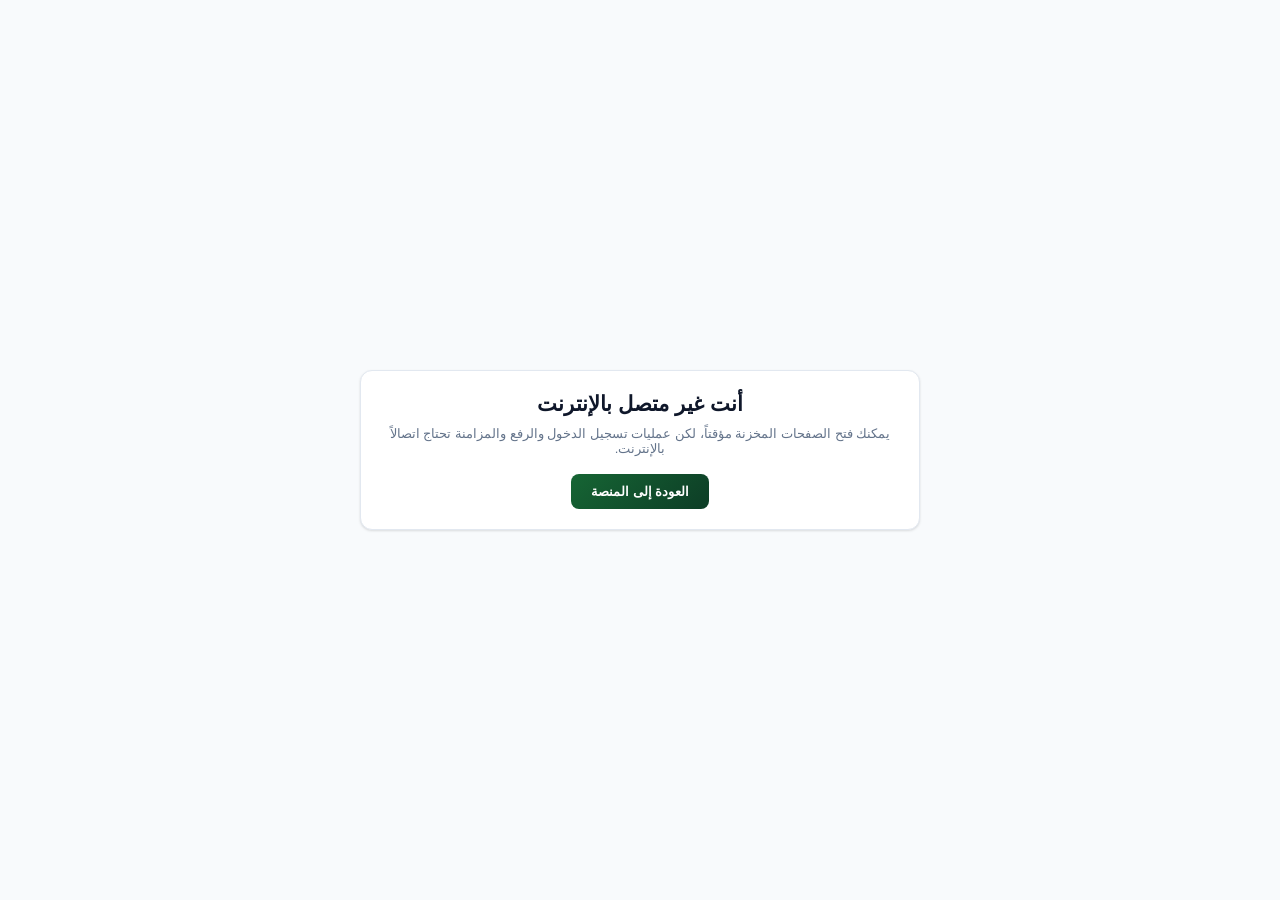
<file: offline.html>
<!DOCTYPE html>
<html lang="ar" dir="rtl"><head><meta charset="UTF-8"><meta name="viewport" content="width=device-width, initial-scale=1.0"><title>غير متصل</title><link rel="stylesheet" href="assets/styles.css"></head>
<body style="display:flex;align-items:center;justify-content:center;min-height:100vh;padding:24px;">
  <div class="section-card" style="max-width:560px;text-align:center;">
    <h1 class="page-title" style="font-size:1.4rem;">أنت غير متصل بالإنترنت</h1>
    <p class="page-subtitle" style="margin-top:10px;">يمكنك فتح الصفحات المخزنة مؤقتاً، لكن عمليات تسجيل الدخول والرفع والمزامنة تحتاج اتصالاً بالإنترنت.</p>
    <button class="btn-primary" onclick="location.href='index.html'" style="margin:18px auto 0;">العودة إلى المنصة</button>
  </div>
</body></html>
</file>
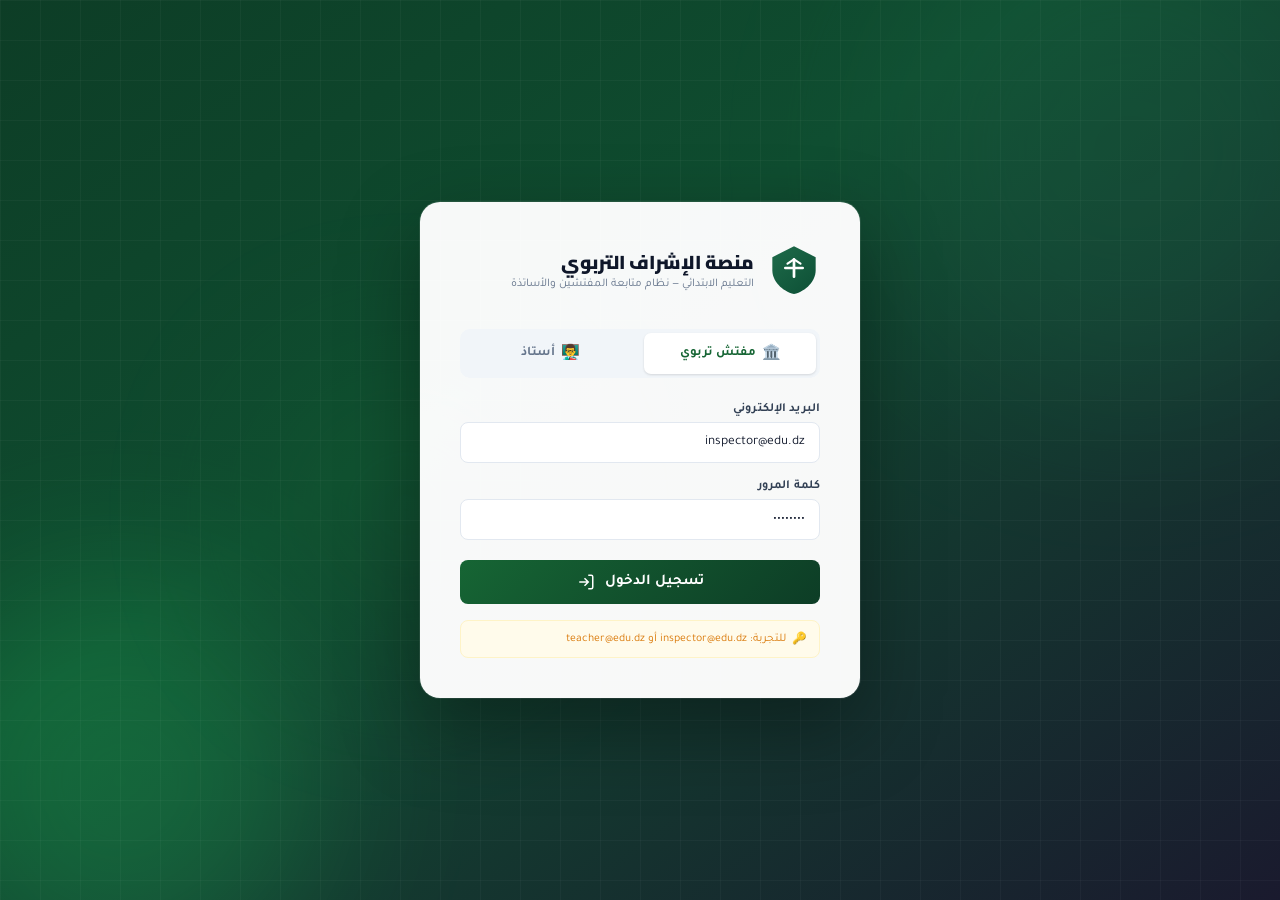
<file: taftish.html>
<!DOCTYPE html>
<html lang="ar" dir="rtl">
<head>
  <meta charset="UTF-8" />
  <meta name="viewport" content="width=device-width, initial-scale=1.0" />
  <title>منصة الإشراف التربوي</title>
  <link rel="preconnect" href="https://fonts.googleapis.com" />
  <link rel="preconnect" href="https://fonts.gstatic.com" crossorigin />
  <link href="https://fonts.googleapis.com/css2?family=Tajawal:wght@300;400;500;700;800;900&family=Cairo:wght@300;400;600;700;900&display=swap" rel="stylesheet" />
  
  <style>
    /* ════════════════════════════════════════════
       DESIGN SYSTEM — ARABIC RTL EdTech Platform
       Aesthetic: Refined Administrative — Clean & Authoritative
       Font: Cairo (display) + Tajawal (body)
    ════════════════════════════════════════════ */

    :root {
      --green-900: #0D3D26;
      --green-800: #0F4D30;
      --green-700: #166534;
      --green-600: #16A34A;
      --green-500: #22C55E;
      --green-100: #DCFCE7;
      --green-50:  #F0FDF4;

      --blue-700:  #1D4ED8;
      --blue-600:  #2563EB;
      --blue-100:  #DBEAFE;
      --blue-50:   #EFF6FF;

      --amber-600: #D97706;
      --amber-100: #FEF3C7;
      --amber-50:  #FFFBEB;

      --red-600:   #DC2626;
      --red-100:   #FEE2E2;
      --red-50:    #FFF5F5;

      --purple-600: #7C3AED;
      --purple-100: #EDE9FE;

      --gray-900: #0F172A;
      --gray-800: #1E293B;
      --gray-700: #334155;
      --gray-600: #475569;
      --gray-500: #64748B;
      --gray-400: #94A3B8;
      --gray-300: #CBD5E1;
      --gray-200: #E2E8F0;
      --gray-100: #F1F5F9;
      --gray-50:  #F8FAFC;

      --white: #FFFFFF;
      --sidebar-w: 260px;
      --radius: 12px;
      --radius-sm: 8px;
      --shadow-sm: 0 1px 3px rgba(0,0,0,.08), 0 1px 2px rgba(0,0,0,.05);
      --shadow-md: 0 4px 16px rgba(0,0,0,.08), 0 2px 6px rgba(0,0,0,.06);
      --shadow-lg: 0 12px 40px rgba(0,0,0,.12), 0 4px 12px rgba(0,0,0,.08);

      --font-display: 'Cairo', 'Tajawal', sans-serif;
      --font-body: 'Tajawal', 'Cairo', sans-serif;
    }

    *, *::before, *::after { box-sizing: border-box; margin: 0; padding: 0; }

    html { font-size: 15px; }

    body {
      font-family: var(--font-body);
      background: var(--gray-50);
      color: var(--gray-900);
      direction: rtl;
      min-height: 100vh;
      overflow-x: hidden;
    }

    /* ── SCREENS ────────────────────────────── */
    .screen { display: none; min-height: 100vh; }
    .screen.active { display: flex; }

    /* ════════════════════════════════════════════
       LOGIN
    ════════════════════════════════════════════ */
    #screen-login {
      align-items: center;
      justify-content: center;
      background: linear-gradient(145deg, #0D3D26 0%, #0F4D30 40%, #1a1a2e 100%);
      position: relative;
      overflow: hidden;
    }

    .login-bg { position: absolute; inset: 0; pointer-events: none; }

    .login-orb {
      position: absolute;
      border-radius: 50%;
      filter: blur(80px);
      opacity: 0.25;
      animation: orb-float 8s ease-in-out infinite;
    }
    .orb1 { width: 500px; height: 500px; background: #1E6B4A; top: -100px; right: -100px; animation-delay: 0s; }
    .orb2 { width: 400px; height: 400px; background: #22C55E; bottom: -80px; left: -80px; animation-delay: -3s; }
    .orb3 { width: 300px; height: 300px; background: #166534; top: 40%; left: 20%; animation-delay: -5s; }

    .login-grid {
      position: absolute;
      inset: 0;
      background-image:
        linear-gradient(rgba(255,255,255,.03) 1px, transparent 1px),
        linear-gradient(90deg, rgba(255,255,255,.03) 1px, transparent 1px);
      background-size: 40px 40px;
    }

    @keyframes orb-float {
      0%, 100% { transform: translateY(0) scale(1); }
      50% { transform: translateY(-30px) scale(1.05); }
    }

    .login-card {
      position: relative;
      z-index: 10;
      background: rgba(255,255,255,0.97);
      border-radius: 20px;
      padding: 40px;
      width: 100%;
      max-width: 440px;
      box-shadow: 0 30px 80px rgba(0,0,0,0.35), 0 0 0 1px rgba(255,255,255,0.1);
      animation: card-in .5s cubic-bezier(.16,1,.3,1) both;
    }

    @keyframes card-in {
      from { opacity: 0; transform: translateY(24px) scale(.97); }
      to   { opacity: 1; transform: translateY(0) scale(1); }
    }

    .login-brand {
      display: flex;
      align-items: center;
      gap: 14px;
      margin-bottom: 28px;
    }

    .brand-icon svg { width: 52px; height: 52px; }

    .brand-title {
      font-family: var(--font-display);
      font-size: 1.25rem;
      font-weight: 900;
      color: var(--gray-900);
      line-height: 1.2;
    }
    .brand-sub { font-size: .78rem; color: var(--gray-500); margin-top: 2px; }

    .login-role-tabs {
      display: flex;
      gap: 8px;
      background: var(--gray-100);
      padding: 4px;
      border-radius: 10px;
      margin-bottom: 24px;
    }
    .role-tab {
      flex: 1;
      display: flex;
      align-items: center;
      justify-content: center;
      gap: 6px;
      padding: 10px;
      border: none;
      border-radius: 7px;
      background: transparent;
      font-family: var(--font-body);
      font-size: .875rem;
      font-weight: 600;
      color: var(--gray-500);
      cursor: pointer;
      transition: all .2s;
    }
    .role-tab.active {
      background: var(--white);
      color: var(--green-700);
      box-shadow: var(--shadow-sm);
    }
    .role-tab-icon { font-size: 1rem; }

    .login-form { display: flex; flex-direction: column; gap: 16px; }

    .form-label {
      display: block;
      font-size: .82rem;
      font-weight: 700;
      color: var(--gray-700);
      margin-bottom: 6px;
      letter-spacing: .01em;
    }

    .form-input, .form-textarea, .search-input, select.form-input {
      width: 100%;
      padding: 11px 14px;
      border: 1.5px solid var(--gray-200);
      border-radius: var(--radius-sm);
      font-family: var(--font-body);
      font-size: .9rem;
      color: var(--gray-900);
      background: var(--white);
      transition: border-color .2s, box-shadow .2s;
      direction: rtl;
    }
    .form-input:focus, .form-textarea:focus, .search-input:focus {
      outline: none;
      border-color: var(--green-600);
      box-shadow: 0 0 0 3px rgba(22,163,74,.12);
    }

    .btn-login {
      display: flex;
      align-items: center;
      justify-content: center;
      gap: 10px;
      padding: 13px;
      background: linear-gradient(135deg, var(--green-700), var(--green-900));
      color: white;
      border: none;
      border-radius: var(--radius-sm);
      font-family: var(--font-body);
      font-size: 1rem;
      font-weight: 700;
      cursor: pointer;
      transition: all .2s;
      margin-top: 4px;
    }
    .btn-login:hover { transform: translateY(-1px); box-shadow: 0 6px 20px rgba(13,61,38,.35); }

    .demo-hint {
      display: flex;
      align-items: center;
      gap: 6px;
      margin-top: 16px;
      padding: 10px 12px;
      background: var(--amber-50);
      border: 1px solid var(--amber-100);
      border-radius: var(--radius-sm);
      font-size: .78rem;
      color: var(--amber-600);
    }

    /* ════════════════════════════════════════════
       LAYOUT: SIDEBAR + MAIN
    ════════════════════════════════════════════ */
    #screen-inspector, #screen-teacher {
      flex-direction: row;
    }

    .sidebar {
      width: var(--sidebar-w);
      min-height: 100vh;
      background: linear-gradient(180deg, var(--green-900) 0%, #0a2d1c 100%);
      display: flex;
      flex-direction: column;
      position: fixed;
      top: 0;
      right: 0;
      bottom: 0;
      z-index: 100;
      box-shadow: -4px 0 24px rgba(0,0,0,.15);
    }

    .main-content {
      flex: 1;
      margin-right: var(--sidebar-w);
      padding: 32px;
      min-height: 100vh;
      background: var(--gray-50);
      overflow-y: auto;
    }

    .sidebar-brand {
      display: flex;
      align-items: center;
      gap: 12px;
      padding: 24px 20px;
      border-bottom: 1px solid rgba(255,255,255,.08);
    }
    .sidebar-logo svg { width: 36px; height: 36px; flex-shrink: 0; }
    .sidebar-title { font-family: var(--font-display); font-size: .9rem; font-weight: 800; color: white; }
    .sidebar-role { font-size: .72rem; color: rgba(255,255,255,.5); margin-top: 1px; }

    .sidebar-nav {
      flex: 1;
      padding: 16px 12px;
      display: flex;
      flex-direction: column;
      gap: 4px;
    }

    .nav-item {
      display: flex;
      align-items: center;
      gap: 12px;
      padding: 11px 14px;
      border-radius: 10px;
      text-decoration: none;
      color: rgba(255,255,255,.6);
      font-size: .875rem;
      font-weight: 500;
      transition: all .2s;
      position: relative;
      cursor: pointer;
    }
    .nav-item:hover { background: rgba(255,255,255,.08); color: rgba(255,255,255,.9); }
    .nav-item.active {
      background: rgba(255,255,255,.12);
      color: white;
      font-weight: 700;
    }
    .nav-item.active::before {
      content: '';
      position: absolute;
      right: 0;
      top: 50%;
      transform: translateY(-50%);
      width: 3px;
      height: 60%;
      background: var(--green-500);
      border-radius: 2px 0 0 2px;
    }

    .nav-badge {
      margin-right: auto;
      background: var(--amber-600);
      color: white;
      font-size: .7rem;
      font-weight: 800;
      padding: 1px 7px;
      border-radius: 20px;
    }

    .sidebar-footer {
      padding: 16px;
      border-top: 1px solid rgba(255,255,255,.08);
      display: flex;
      align-items: center;
      gap: 10px;
    }

    .user-avatar {
      width: 36px; height: 36px;
      background: linear-gradient(135deg, var(--green-600), var(--green-800));
      color: white;
      border-radius: 50%;
      display: flex; align-items: center; justify-content: center;
      font-family: var(--font-display);
      font-weight: 900;
      font-size: .9rem;
      flex-shrink: 0;
    }
    .user-avatar.teal { background: linear-gradient(135deg, #0891B2, #0E7490); }

    .user-info { flex: 1; min-width: 0; }
    .user-name { font-size: .8rem; font-weight: 700; color: white; white-space: nowrap; overflow: hidden; text-overflow: ellipsis; }
    .user-role-tag { font-size: .7rem; color: rgba(255,255,255,.5); }

    .logout-btn {
      background: rgba(255,255,255,.08);
      border: none;
      color: rgba(255,255,255,.5);
      padding: 7px;
      border-radius: 8px;
      cursor: pointer;
      transition: all .2s;
      display: flex;
    }
    .logout-btn:hover { background: rgba(255,255,255,.15); color: white; }

    /* ════════════════════════════════════════════
       TAB PANELS & PAGE HEADERS
    ════════════════════════════════════════════ */
    .tab-panel { display: none; animation: fade-up .35s ease both; }
    .tab-panel.active { display: block; }

    @keyframes fade-up {
      from { opacity: 0; transform: translateY(12px); }
      to   { opacity: 1; transform: translateY(0); }
    }

    .page-header {
      display: flex;
      align-items: flex-start;
      justify-content: space-between;
      margin-bottom: 28px;
      flex-wrap: wrap;
      gap: 12px;
    }
    .page-title {
      font-family: var(--font-display);
      font-size: 1.6rem;
      font-weight: 900;
      color: var(--gray-900);
      line-height: 1.2;
    }
    .page-subtitle { color: var(--gray-500); font-size: .875rem; margin-top: 4px; }

    .date-badge {
      background: var(--white);
      border: 1px solid var(--gray-200);
      border-radius: 20px;
      padding: 6px 14px;
      font-size: .8rem;
      color: var(--gray-600);
      box-shadow: var(--shadow-sm);
      white-space: nowrap;
    }

    .header-actions { display: flex; align-items: center; gap: 10px; }

    /* ════════════════════════════════════════════
       STAT CARDS & CHARTS
    ════════════════════════════════════════════ */
    .stats-grid {
      display: grid;
      grid-template-columns: repeat(4, 1fr);
      gap: 16px;
      margin-bottom: 24px;
    }

    .stat-card {
      background: var(--white);
      border-radius: var(--radius);
      padding: 22px;
      display: flex;
      flex-direction: column;
      gap: 12px;
      box-shadow: var(--shadow-sm);
      border: 1px solid var(--gray-200);
      transition: transform .2s, box-shadow .2s;
      position: relative;
      overflow: hidden;
    }
    .stat-card::after {
      content: '';
      position: absolute;
      top: 0; right: 0; left: 0;
      height: 3px;
      border-radius: var(--radius) var(--radius) 0 0;
    }
    .stat-green::after { background: linear-gradient(90deg, var(--green-600), var(--green-500)); }
    .stat-blue::after  { background: linear-gradient(90deg, var(--blue-600), #60A5FA); }
    .stat-amber::after { background: linear-gradient(90deg, var(--amber-600), #FCD34D); }
    .stat-purple::after{ background: linear-gradient(90deg, var(--purple-600), #A78BFA); }

    .stat-card:hover { transform: translateY(-2px); box-shadow: var(--shadow-md); }

    .stat-icon-wrap {
      width: 44px; height: 44px;
      border-radius: 10px;
      display: flex; align-items: center; justify-content: center;
    }
    .stat-green .stat-icon-wrap { background: var(--green-100); color: var(--green-700); }
    .stat-blue  .stat-icon-wrap { background: var(--blue-100);  color: var(--blue-700); }
    .stat-amber .stat-icon-wrap { background: var(--amber-100); color: var(--amber-600); }
    .stat-purple .stat-icon-wrap { background: var(--purple-100); color: var(--purple-600); }

    .stat-num {
      font-family: var(--font-display);
      font-size: 2.4rem;
      font-weight: 900;
      color: var(--gray-900);
      line-height: 1;
    }
    .stat-label { font-size: .8rem; color: var(--gray-500); font-weight: 500; }
    .stat-data { display: flex; flex-direction: column; gap: 3px; }

    .stat-trend {
      font-size: .75rem;
      font-weight: 600;
      padding: 3px 8px;
      border-radius: 20px;
      align-self: flex-start;
    }
    .stat-trend.up   { background: var(--green-100); color: var(--green-700); }
    .stat-trend.warn { background: var(--amber-100); color: var(--amber-600); }

    .charts-row {
      display: grid;
      grid-template-columns: 1.6fr 1fr;
      gap: 16px;
      margin-bottom: 24px;
    }

    .chart-card {
      background: var(--white);
      border-radius: var(--radius);
      padding: 24px;
      box-shadow: var(--shadow-sm);
      border: 1px solid var(--gray-200);
    }

    .card-header {
      display: flex;
      align-items: center;
      justify-content: space-between;
      margin-bottom: 20px;
    }
    .card-title {
      font-family: var(--font-display);
      font-size: 1rem;
      font-weight: 800;
      color: var(--gray-900);
    }
    .card-badge {
      font-size: .72rem;
      font-weight: 700;
      padding: 3px 10px;
      border-radius: 20px;
      background: var(--gray-100);
      color: var(--gray-600);
    }

    .btn-text {
      background: none;
      border: none;
      color: var(--green-600);
      font-family: var(--font-body);
      font-size: .82rem;
      font-weight: 700;
      cursor: pointer;
      padding: 0;
    }

    /* Progress Bars */
    .report-progress-list { display: flex; flex-direction: column; gap: 16px; }
    .progress-item { display: flex; align-items: center; gap: 12px; }
    .progress-label {
      display: flex; align-items: center; gap: 8px;
      width: 180px; font-size: .85rem; color: var(--gray-700); flex-shrink: 0;
    }
    .progress-dot { width: 10px; height: 10px; border-radius: 50%; flex-shrink: 0; }
    .progress-dot.green { background: var(--green-600); }
    .progress-dot.blue  { background: var(--blue-600); }
    .progress-dot.red   { background: var(--red-600); }

    .progress-bar-wrap {
      flex: 1; height: 8px; background: var(--gray-100); border-radius: 20px; overflow: hidden;
    }
    .progress-bar {
      height: 100%; width: var(--val); background: var(--color); border-radius: 20px;
      animation: bar-in .8s cubic-bezier(.16,1,.3,1) both;
    }
    @keyframes bar-in { from { width: 0; } to { width: var(--val); } }

    .progress-pct { font-size: .8rem; font-weight: 800; color: var(--gray-700); width: 36px; text-align: left; direction: ltr; }

    /* Donut Chart */
    .donut-container { display: flex; align-items: center; gap: 16px; }
    .donut-svg { width: 120px; height: 120px; transform: rotate(-90deg); flex-shrink: 0; }
    .donut-seg { transition: stroke-dasharray .6s ease; }
    .donut-num { font-family: var(--font-display); font-size: 22px; font-weight: 900; fill: var(--gray-900); transform: rotate(90deg) translateX(10px); transform-origin: 60px 60px; }
    .donut-label-txt { font-size: 9px; fill: var(--gray-500); transform: rotate(90deg) translateX(10px); transform-origin: 60px 60px; }

    .donut-legend { display: flex; flex-direction: column; gap: 9px; }
    .legend-item { display: flex; align-items: center; gap: 8px; font-size: .78rem; color: var(--gray-600); }
    .legend-dot { width: 10px; height: 10px; border-radius: 50%; flex-shrink: 0; }
    .legend-item strong { margin-right: auto; font-weight: 800; color: var(--gray-900); padding-right: 8px; }

    /* ════════════════════════════════════════════
       ACTIVITY & TICKETS TABLE
    ════════════════════════════════════════════ */
    .activity-card { background: var(--white); border-radius: var(--radius); padding: 24px; box-shadow: var(--shadow-sm); border: 1px solid var(--gray-200); }
    .activity-list { display: flex; flex-direction: column; }
    .activity-row { display: flex; align-items: center; gap: 14px; padding: 14px 0; border-bottom: 1px solid var(--gray-100); }
    .activity-row:last-child { border-bottom: none; }
    .activity-avatar { width: 40px; height: 40px; background: linear-gradient(135deg, var(--green-600), var(--green-800)); color: white; border-radius: 50%; display: flex; align-items: center; justify-content: center; font-family: var(--font-display); font-weight: 900; font-size: .9rem; flex-shrink: 0; }
    .activity-body { flex: 1; }
    .activity-name { font-size: .875rem; font-weight: 700; color: var(--gray-900); }
    .activity-school { font-weight: 400; color: var(--gray-500); }
    .activity-desc { font-size: .8rem; color: var(--gray-600); margin-top: 2px; }
    .activity-meta { display: flex; flex-direction: column; align-items: flex-end; gap: 5px; }
    .activity-time { font-size: .72rem; color: var(--gray-400); }

    .ticket-badge { display: inline-block; padding: 3px 10px; border-radius: 20px; font-size: .72rem; font-weight: 700; white-space: nowrap; }
    .badge-visit    { background: var(--green-100); color: var(--green-700); }
    .badge-accomp   { background: var(--blue-100); color: var(--blue-700); }
    .badge-admin    { background: var(--amber-100); color: var(--amber-600); }
    .badge-complaint{ background: var(--red-100); color: var(--red-600); }
    .badge-report   { background: var(--purple-100); color: var(--purple-600); }

    .status-badge { display: inline-block; padding: 4px 12px; border-radius: 20px; font-size: .72rem; font-weight: 700; white-space: nowrap; }
    .status-pending    { background: var(--amber-100); color: var(--amber-600); }
    .status-inprogress { background: var(--blue-100);  color: var(--blue-700); }
    .status-closed     { background: var(--gray-100);  color: var(--gray-600); }

    .filter-bar { display: flex; gap: 6px; flex-wrap: wrap; }
    .filter-btn { padding: 7px 14px; border-radius: 20px; border: 1.5px solid var(--gray-200); background: var(--white); font-family: var(--font-body); font-size: .8rem; font-weight: 600; color: var(--gray-600); cursor: pointer; transition: all .2s; }
    .filter-btn.active, .filter-btn:hover { background: var(--green-700); border-color: var(--green-700); color: white; }

    .tickets-table-wrap { background: var(--white); border-radius: var(--radius); box-shadow: var(--shadow-sm); border: 1px solid var(--gray-200); overflow: hidden; }
    .tickets-table { width: 100%; border-collapse: collapse; }
    .tickets-table thead tr { background: var(--gray-50); border-bottom: 1px solid var(--gray-200); }
    .tickets-table th { padding: 13px 18px; font-size: .8rem; font-weight: 800; color: var(--gray-600); text-align: right; white-space: nowrap; }
    .tickets-table td { padding: 14px 18px; font-size: .875rem; color: var(--gray-700); border-bottom: 1px solid var(--gray-100); vertical-align: middle; }
    .tickets-table tbody tr:last-child td { border-bottom: none; }
    .tickets-table tbody tr:hover { background: var(--gray-50); }

    .table-user { display: flex; align-items: center; gap: 10px; }
    .table-avatar { width: 34px; height: 34px; background: linear-gradient(135deg, var(--green-600), var(--green-800)); color: white; border-radius: 50%; display: flex; align-items: center; justify-content: center; font-weight: 900; font-size: .8rem; flex-shrink: 0; }

    .btn-action { padding: 6px 14px; background: var(--green-700); color: white; border: none; border-radius: var(--radius-sm); font-family: var(--font-body); font-size: .78rem; font-weight: 700; cursor: pointer; transition: all .2s; }
    .btn-action:hover { background: var(--green-900); }
    .btn-action.btn-view { background: var(--gray-200); color: var(--gray-700); }
    .btn-action.btn-view:hover { background: var(--gray-300); }

    /* ════════════════════════════════════════════
       REPORTS & TEACHERS GRID
    ════════════════════════════════════════════ */
    .reports-summary-row { display: flex; gap: 16px; margin-bottom: 24px; }
    .rsummary-card { flex: 1; border-radius: var(--radius); padding: 20px 24px; display: flex; flex-direction: column; gap: 4px; }
    .rsummary-card.green { background: var(--green-700); color: white; }
    .rsummary-card.blue  { background: var(--blue-600); color: white; }
    .rsummary-card.red   { background: var(--red-600); color: white; }
    .rsummary-num  { font-family: var(--font-display); font-size: 2rem; font-weight: 900; }
    .rsummary-label{ font-size: .85rem; opacity: .85; }

    .reports-grid { display: flex; flex-direction: column; gap: 12px; }
    .report-row-card { background: var(--white); border-radius: var(--radius); padding: 18px 22px; display: flex; align-items: center; gap: 16px; box-shadow: var(--shadow-sm); border: 1px solid var(--gray-200); border-right: 4px solid transparent; transition: all .2s; }
    .report-row-card:hover { transform: translateX(-2px); box-shadow: var(--shadow-md); }
    .report-row-card.submitted { border-right-color: var(--green-600); }
    .report-row-card.review    { border-right-color: var(--blue-600); }
    .report-row-card.late      { border-right-color: var(--red-600); }

    .rcard-avatar { width: 42px; height: 42px; background: linear-gradient(135deg, var(--green-600), var(--green-800)); color: white; border-radius: 50%; display: flex; align-items: center; justify-content: center; font-family: var(--font-display); font-weight: 900; flex-shrink: 0; }
    .rcard-body { flex: 1; }
    .rcard-name { font-weight: 700; color: var(--gray-900); font-size: .9rem; }
    .rcard-school { font-size: .78rem; color: var(--gray-500); margin-top: 2px; }
    .rcard-meta { display: flex; flex-direction: column; align-items: flex-end; gap: 5px; }
    .rcard-date  { font-size: .75rem; color: var(--gray-400); }
    .rcard-status { font-size: .78rem; font-weight: 700; white-space: nowrap; }
    .rcard-status.green  { color: var(--green-700); }
    .rcard-status.blue   { color: var(--blue-600); }
    .rcard-status.red    { color: var(--red-600); }
    .rcard-status.amber  { color: var(--amber-600); }
    .rcard-btn { padding: 7px 16px; background: var(--gray-100); border: 1px solid var(--gray-200); border-radius: var(--radius-sm); font-family: var(--font-body); font-size: .8rem; font-weight: 700; color: var(--gray-700); cursor: pointer; transition: all .2s; white-space: nowrap; }
    .rcard-btn:hover { background: var(--gray-200); }
    .rcard-btn.btn-warn { background: var(--amber-100); color: var(--amber-600); border-color: transparent; }
    .rcard-btn.btn-warn:hover { background: var(--amber-600); color: white; }

    .search-wrap { display: flex; align-items: center; gap: 8px; background: var(--white); border: 1.5px solid var(--gray-200); border-radius: 10px; padding: 9px 14px; box-shadow: var(--shadow-sm); }
    .search-input { border: none; outline: none; font-family: var(--font-body); font-size: .875rem; color: var(--gray-900); background: transparent; width: 200px; direction: rtl; }

    .teachers-grid { display: grid; grid-template-columns: repeat(auto-fill, minmax(240px, 1fr)); gap: 16px; }
    .teacher-card { background: var(--white); border-radius: var(--radius); padding: 22px; box-shadow: var(--shadow-sm); border: 1px solid var(--gray-200); display: flex; flex-direction: column; gap: 12px; transition: transform .2s, box-shadow .2s; cursor: default; }
    .teacher-card:hover { transform: translateY(-3px); box-shadow: var(--shadow-md); }
    .tc-top { display: flex; align-items: center; gap: 12px; }
    .tc-avatar { width: 46px; height: 46px; border-radius: 50%; display: flex; align-items: center; justify-content: center; font-family: var(--font-display); font-weight: 900; font-size: 1.1rem; color: white; flex-shrink: 0; }
    .tc-name { font-weight: 800; font-size: .9rem; color: var(--gray-900); }
    .tc-school { font-size: .75rem; color: var(--gray-500); margin-top: 2px; }
    .tc-grade { font-size: .75rem; font-weight: 700; padding: 3px 10px; border-radius: 20px; background: var(--green-50); color: var(--green-700); border: 1px solid var(--green-100); align-self: flex-start; }
    .tc-report-status { display: flex; align-items: center; justify-content: space-between; padding-top: 10px; border-top: 1px solid var(--gray-100); font-size: .75rem; color: var(--gray-500); }

    /* ════════════════════════════════════════════
       TEACHER DASHBOARD SPECIFICS
    ════════════════════════════════════════════ */
    .teacher-summary-grid { display: grid; grid-template-columns: repeat(4, 1fr); gap: 16px; margin-bottom: 24px; }
    .tsummary-card { background: var(--white); border-radius: var(--radius); padding: 20px; display: flex; align-items: center; gap: 14px; box-shadow: var(--shadow-sm); border: 1px solid var(--gray-200); transition: transform .2s; }
    .tsummary-card:hover { transform: translateY(-2px); }
    .tsummary-icon { width: 48px; height: 48px; border-radius: 12px; display: flex; align-items: center; justify-content: center; flex-shrink: 0; }
    .tsummary-num { font-family: var(--font-display); font-size: 1.8rem; font-weight: 900; color: var(--gray-900); }
    .tsummary-label { font-size: .78rem; color: var(--gray-500); }

    .my-requests-section { background: var(--white); border-radius: var(--radius); padding: 24px; box-shadow: var(--shadow-sm); border: 1px solid var(--gray-200); }
    .my-requests-list { display: flex; flex-direction: column; gap: 0; }
    .mreq-item { display: flex; align-items: center; gap: 14px; padding: 14px 0; border-bottom: 1px solid var(--gray-100); flex-wrap: wrap; }
    .mreq-item:last-child { border-bottom: none; }
    .mreq-desc { flex: 1; font-size: .875rem; color: var(--gray-700); min-width: 200px; }
    .mreq-date { font-size: .78rem; color: var(--gray-400); white-space: nowrap; }

    .form-card { background: var(--white); border-radius: var(--radius); padding: 32px; box-shadow: var(--shadow-sm); border: 1px solid var(--gray-200); }
    .form-section-title { display: flex; align-items: flex-start; gap: 16px; margin-bottom: 20px; }
    .form-section-num { width: 42px; height: 42px; background: var(--green-700); color: white; border-radius: 12px; display: flex; align-items: center; justify-content: center; font-family: var(--font-display); font-size: 1rem; font-weight: 900; flex-shrink: 0; }
    .fst-label { font-family: var(--font-display); font-size: 1rem; font-weight: 800; color: var(--gray-900); }
    .fst-sub { font-size: .8rem; color: var(--gray-500); margin-top: 2px; }

    .request-type-grid { display: grid; grid-template-columns: repeat(4, 1fr); gap: 12px; margin-bottom: 4px; }
    .rtype-card { border: 2px solid var(--gray-200); border-radius: var(--radius); padding: 16px; cursor: pointer; transition: all .2s; text-align: center; }
    .rtype-card:hover { border-color: var(--green-600); background: var(--green-50); }
    .rtype-card.active { border-color: var(--green-600); background: var(--green-50); box-shadow: 0 0 0 3px rgba(22,163,74,.12); }
    .rtype-icon { font-size: 1.8rem; margin-bottom: 8px; }
    .rtype-label { font-size: .82rem; font-weight: 800; color: var(--gray-900); }
    .rtype-desc  { font-size: .72rem; color: var(--gray-500); margin-top: 4px; line-height: 1.4; }
    .form-divider { height: 1px; background: var(--gray-100); margin: 24px 0; }

    .request-form { display: flex; flex-direction: column; gap: 16px; }
    .form-row { display: grid; grid-template-columns: 1fr 1fr; gap: 16px; }
    .form-group.full { grid-column: 1 / -1; }
    .required { color: var(--red-600); }
    .form-actions { display: flex; justify-content: flex-end; gap: 12px; padding-top: 8px; }

    .btn-reset { padding: 11px 22px; background: var(--white); border: 1.5px solid var(--gray-200); border-radius: var(--radius-sm); font-family: var(--font-body); font-size: .9rem; font-weight: 700; color: var(--gray-600); cursor: pointer; transition: all .2s; }
    .btn-reset:hover { border-color: var(--gray-400); }
    .btn-submit { display: flex; align-items: center; gap: 8px; padding: 11px 26px; background: linear-gradient(135deg, var(--green-700), var(--green-900)); color: white; border: none; border-radius: var(--radius-sm); font-family: var(--font-body); font-size: .9rem; font-weight: 800; cursor: pointer; transition: all .2s; }
    .btn-submit:hover { transform: translateY(-1px); box-shadow: 0 6px 20px rgba(13,61,38,.3); }
    .btn-primary { display: flex; align-items: center; gap: 8px; padding: 10px 20px; background: linear-gradient(135deg, var(--green-700), var(--green-900)); color: white; border: none; border-radius: var(--radius-sm); font-family: var(--font-body); font-size: .875rem; font-weight: 700; cursor: pointer; transition: all .2s; }
    .btn-primary:hover { transform: translateY(-1px); box-shadow: 0 4px 14px rgba(13,61,38,.25); }

    .teacher-reports-list { display: flex; flex-direction: column; gap: 14px; }
    .treport-card { background: var(--white); border-radius: var(--radius); padding: 20px 24px; display: flex; align-items: center; gap: 18px; box-shadow: var(--shadow-sm); border: 1px solid var(--gray-200); border-right: 4px solid transparent; }
    .treport-card.approved { border-right-color: var(--green-600); }
    .treport-card.review   { border-right-color: var(--blue-600); }
    .treport-card.pending  { border-right-color: var(--amber-600); }
    .treport-icon { font-size: 2rem; flex-shrink: 0; }
    .treport-body { flex: 1; }
    .treport-title { font-weight: 800; color: var(--gray-900); font-size: .9rem; }
    .treport-sub   { font-size: .78rem; color: var(--gray-500); margin-top: 2px; }
    .treport-meta  { font-size: .75rem; color: var(--gray-400); margin-top: 4px; }
    .treport-status { display: flex; flex-direction: column; align-items: flex-end; gap: 6px; }
    .treport-note { font-size: .72rem; color: var(--gray-400); max-width: 200px; text-align: left; }

    /* PROFILE */
    .profile-card { background: var(--white); border-radius: var(--radius); box-shadow: var(--shadow-sm); border: 1px solid var(--gray-200); overflow: hidden; }
    .profile-header { display: flex; align-items: center; gap: 20px; padding: 28px 32px; background: linear-gradient(135deg, var(--green-900), #0a2d1c); color: white; }
    .profile-avatar-large { width: 72px; height: 72px; background: rgba(255,255,255,.15); border: 3px solid rgba(255,255,255,.3); border-radius: 50%; display: flex; align-items: center; justify-content: center; font-family: var(--font-display); font-size: 2rem; font-weight: 900; flex-shrink: 0; }
    .profile-name { font-family: var(--font-display); font-size: 1.4rem; font-weight: 900; }
    .profile-title { font-size: .85rem; opacity: .75; margin-top: 4px; }
    .profile-badge { display: inline-block; background: var(--green-500); color: white; font-size: .7rem; font-weight: 800; padding: 3px 10px; border-radius: 20px; margin-top: 8px; }
    .profile-details-grid { display: grid; grid-template-columns: repeat(4, 1fr); gap: 0; }
    .pdetail-item { padding: 20px 24px; border-bottom: 1px solid var(--gray-100); border-left: 1px solid var(--gray-100); }
    .pdetail-item:nth-child(4n+1) { border-right: none; }
    .pdetail-label { font-size: .72rem; font-weight: 800; color: var(--gray-400); text-transform: uppercase; letter-spacing: .05em; margin-bottom: 5px; }
    .pdetail-val   { font-size: .9rem; font-weight: 600; color: var(--gray-900); }

    /* ════════════════════════════════════════════
       MODALS
    ════════════════════════════════════════════ */
    .modal-overlay { display: none; position: fixed; inset: 0; background: rgba(0,0,0,.4); backdrop-filter: blur(4px); z-index: 1000; align-items: center; justify-content: center; }
    .modal-overlay.open { display: flex; }
    .modal-box { background: var(--white); border-radius: 16px; width: 100%; max-width: 520px; box-shadow: var(--shadow-lg); animation: modal-in .3s cubic-bezier(.16,1,.3,1) both; overflow: hidden; }
    @keyframes modal-in { from { opacity: 0; transform: scale(.94) translateY(20px); } to { opacity: 1; transform: scale(1) translateY(0); } }

    .modal-header { display: flex; align-items: center; justify-content: space-between; padding: 20px 24px; border-bottom: 1px solid var(--gray-100); }
    .modal-header h3 { font-family: var(--font-display); font-size: 1.1rem; font-weight: 900; }
    .modal-close { background: var(--gray-100); border: none; width: 30px; height: 30px; border-radius: 50%; cursor: pointer; font-size: .9rem; color: var(--gray-600); display: flex; align-items: center; justify-content: center; }
    .modal-body { padding: 24px; display: flex; flex-direction: column; gap: 16px; }
    .modal-footer { display: flex; justify-content: flex-end; gap: 10px; padding: 16px 24px; border-top: 1px solid var(--gray-100); background: var(--gray-50); }

    .modal-ticket-info { background: var(--gray-50); border-radius: var(--radius-sm); padding: 16px; display: flex; flex-direction: column; gap: 10px; }
    .mti-row { display: flex; gap: 10px; font-size: .875rem; }
    .mti-key { font-weight: 800; color: var(--gray-700); white-space: nowrap; min-width: 90px; }
    .mti-val { color: var(--gray-600); }

    .modal-response-section { display: flex; flex-direction: column; gap: 6px; }

    .btn-success { padding: 9px 20px; background: var(--green-700); color: white; border: none; border-radius: var(--radius-sm); font-family: var(--font-body); font-weight: 700; font-size: .875rem; cursor: pointer; transition: all .2s; }
    .btn-success:hover { background: var(--green-900); }
    .btn-danger { padding: 9px 20px; background: var(--red-50); color: var(--red-600); border: 1.5px solid var(--red-100); border-radius: var(--radius-sm); font-family: var(--font-body); font-weight: 700; font-size: .875rem; cursor: pointer; transition: all .2s; }
    .btn-danger:hover { background: var(--red-600); color: white; }
    .btn-outline { padding: 9px 20px; background: transparent; color: var(--gray-600); border: 1.5px solid var(--gray-200); border-radius: var(--radius-sm); font-family: var(--font-body); font-weight: 700; font-size: .875rem; cursor: pointer; transition: all .2s; }
    .btn-print { display: flex; align-items: center; gap: 5px; padding: 9px 20px; background: var(--blue-600); color: white; border: none; border-radius: var(--radius-sm); font-family: var(--font-body); font-weight: 700; font-size: .875rem; cursor: pointer; transition: all .2s; }
    .btn-print:hover { background: var(--blue-700); }

    .upload-zone { border: 2px dashed var(--gray-300); border-radius: var(--radius); padding: 32px; text-align: center; cursor: pointer; transition: all .2s; }
    .upload-zone:hover { border-color: var(--green-600); background: var(--green-50); }
    .upload-icon { font-size: 2.5rem; margin-bottom: 8px; }
    .upload-text { font-size: .875rem; font-weight: 700; color: var(--gray-700); }
    .upload-hint { font-size: .75rem; color: var(--gray-400); margin-top: 4px; }

    /* TOAST */
    .toast { position: fixed; bottom: 28px; left: 50%; transform: translateX(-50%) translateY(100px); background: var(--gray-900); color: white; padding: 12px 24px; border-radius: 30px; font-size: .875rem; font-weight: 600; z-index: 9999; transition: transform .35s cubic-bezier(.16,1,.3,1); pointer-events: none; white-space: nowrap; box-shadow: var(--shadow-lg); }
    .toast.show { transform: translateX(-50%) translateY(0); }

    /* RESPONSIVE */
    @media (max-width: 1100px) {
      .stats-grid { grid-template-columns: repeat(2, 1fr); }
      .charts-row { grid-template-columns: 1fr; }
      .request-type-grid { grid-template-columns: repeat(2, 1fr); }
      .profile-details-grid { grid-template-columns: repeat(2, 1fr); }
    }
    @media (max-width: 900px) {
      :root { --sidebar-w: 220px; }
      .main-content { padding: 24px; }
      .teacher-summary-grid { grid-template-columns: repeat(2, 1fr); }
    }
    @media (max-width: 700px) {
      .sidebar { display: none; }
      .main-content { margin-right: 0; }
      .stats-grid { grid-template-columns: repeat(2, 1fr); }
      .form-row { grid-template-columns: 1fr; }
      .page-header { flex-direction: column; }
    }

    /* ════════════════════════════════════════════
       PRINT CSS (إعدادات الطباعة الرسمية بدون هوامش)
    ════════════════════════════════════════════ */
    @media print {
      @page { size: A4; margin: 0; }
      html, body { margin: 0; padding: 0; background: white !important; }
      
      body * { visibility: hidden; }
      #print-area, #print-area * { visibility: visible; }
      
      #print-area {
        position: absolute;
        left: 0;
        top: 0;
        width: 100%;
        padding: 40px;
        box-sizing: border-box;
      }

      .print-header { text-align: center; margin-bottom: 30px; border-bottom: 2px solid #000; padding-bottom: 10px; display: block !important; }
      .print-title { font-size: 24px; font-weight: bold; margin-bottom: 5px; }
      .print-subtitle { font-size: 16px; }
      .print-row { margin-bottom: 15px; font-size: 16px; display: flex; gap: 10px; }
      .print-label { font-weight: bold; width: 150px; display: inline-block; }
      .print-value { display: inline-block; flex: 1; }
      .print-footer { margin-top: 50px; display: flex !important; justify-content: space-between; }
      .print-sign { width: 200px; text-align: center; border-top: 1px dashed #000; padding-top: 10px; }
      
      .modal-header, .modal-footer, .modal-response-section, .modal-close { display: none !important; }
      .modal-box { box-shadow: none !important; border: none !important; width: 100% !important; max-width: none !important; animation: none !important; transform: none !important; }
      .mti-row { display: flex; font-size: 16px; margin-bottom: 10px; }
      .modal-ticket-info { background: transparent !important; padding: 0 !important; }
    }
  </style>
</head>
<body>

<!-- ════════════════════════════════════════════
     LOGIN SCREEN
════════════════════════════════════════════ -->
<div id="screen-login" class="screen active">
  <div class="login-bg">
    <div class="login-orb orb1"></div>
    <div class="login-orb orb2"></div>
    <div class="login-orb orb3"></div>
    <div class="login-grid"></div>
  </div>
  <div class="login-card">
    <div class="login-brand">
      <div class="brand-icon">
        <svg viewBox="0 0 48 48" fill="none" xmlns="http://www.w3.org/2000/svg">
          <path d="M24 4L44 14V26C44 35.94 35.2 45.24 24 48C12.8 45.24 4 35.94 4 26V14L24 4Z" fill="url(#brandGrad)"/>
          <path d="M16 24H32M24 16V32" stroke="white" stroke-width="2.5" stroke-linecap="round"/>
          <path d="M18 20L24 16L30 20" stroke="white" stroke-width="2" stroke-linecap="round" stroke-linejoin="round"/>
          <defs>
            <linearGradient id="brandGrad" x1="4" y1="4" x2="44" y2="48" gradientUnits="userSpaceOnUse">
              <stop stop-color="#1E6B4A"/>
              <stop offset="1" stop-color="#0D4F35"/>
            </linearGradient>
          </defs>
        </svg>
      </div>
      <div>
        <h1 class="brand-title">منصة الإشراف التربوي</h1>
        <p class="brand-sub">التعليم الابتدائي — نظام متابعة المفتشين والأساتذة</p>
      </div>
    </div>

    <div class="login-role-tabs">
      <button class="role-tab active" data-role="inspector" onclick="setRole('inspector', this)">
        <span class="role-tab-icon">🏛️</span>
        <span>مفتش تربوي</span>
      </button>
      <button class="role-tab" data-role="teacher" onclick="setRole('teacher', this)">
        <span class="role-tab-icon">👨‍🏫</span>
        <span>أستاذ</span>
      </button>
    </div>

    <form class="login-form" onsubmit="handleLogin(event)">
      <div class="form-group">
        <label class="form-label">البريد الإلكتروني</label>
        <input class="form-input" type="email" id="login-email" placeholder="example@education.dz" value="inspector@edu.dz" required />
      </div>
      <div class="form-group">
        <label class="form-label">كلمة المرور</label>
        <input class="form-input" type="password" id="login-password" placeholder="••••••••" value="password" required />
      </div>
      <button type="submit" class="btn-login">
        <span>تسجيل الدخول</span>
        <svg width="18" height="18" viewBox="0 0 24 24" fill="none" stroke="currentColor" stroke-width="2"><path d="M15 3h4a2 2 0 012 2v14a2 2 0 01-2 2h-4M10 17l5-5-5-5M15 12H3"/></svg>
      </button>
    </form>

    <div class="demo-hint">
      <span>🔑</span>
      <span>للتجربة: inspector@edu.dz أو teacher@edu.dz</span>
    </div>
  </div>
</div>

<!-- ════════════════════════════════════════════
     INSPECTOR DASHBOARD
════════════════════════════════════════════ -->
<div id="screen-inspector" class="screen">
  <aside class="sidebar" id="inspector-sidebar">
    <div class="sidebar-brand">
      <div class="sidebar-logo">
        <svg viewBox="0 0 32 32" fill="none"><path d="M16 2L30 9V18C30 25.18 23.73 31.84 16 34C8.27 31.84 2 25.18 2 18V9L16 2Z" fill="url(#sideGrad)"/><path d="M10 16H22M16 10V22" stroke="white" stroke-width="2" stroke-linecap="round"/><defs><linearGradient id="sideGrad" x1="2" y1="2" x2="30" y2="34" gradientUnits="userSpaceOnUse"><stop stop-color="#1E6B4A"/><stop offset="1" stop-color="#0D3D26"/></linearGradient></defs></svg>
      </div>
      <div>
        <div class="sidebar-title">الإشراف التربوي</div>
        <div class="sidebar-role">لوحة المفتش</div>
      </div>
    </div>
    <nav class="sidebar-nav">
      <a href="#" class="nav-item active" onclick="inspectorTab('overview', this)">
        <svg width="18" height="18" viewBox="0 0 24 24" fill="none" stroke="currentColor" stroke-width="2"><rect x="3" y="3" width="7" height="7"/><rect x="14" y="3" width="7" height="7"/><rect x="14" y="14" width="7" height="7"/><rect x="3" y="14" width="7" height="7"/></svg>
        <span>نظرة عامة</span>
      </a>
      <a href="#" class="nav-item" onclick="inspectorTab('tickets', this)">
        <svg width="18" height="18" viewBox="0 0 24 24" fill="none" stroke="currentColor" stroke-width="2"><path d="M14 2H6a2 2 0 00-2 2v16a2 2 0 002 2h12a2 2 0 002-2V8z"/><polyline points="14,2 14,8 20,8"/><line x1="16" y1="13" x2="8" y2="13"/><line x1="16" y1="17" x2="8" y2="17"/></svg>
        <span>الطلبات</span>
        <span class="nav-badge">4</span>
      </a>
      <a href="#" class="nav-item" onclick="inspectorTab('reports', this)">
        <svg width="18" height="18" viewBox="0 0 24 24" fill="none" stroke="currentColor" stroke-width="2"><path d="M18 20V10M12 20V4M6 20v-6"/></svg>
        <span>التقارير</span>
      </a>
      <a href="#" class="nav-item" onclick="inspectorTab('teachers', this)">
        <svg width="18" height="18" viewBox="0 0 24 24" fill="none" stroke="currentColor" stroke-width="2"><path d="M17 21v-2a4 4 0 00-4-4H5a4 4 0 00-4 4v2"/><circle cx="9" cy="7" r="4"/><path d="M23 21v-2a4 4 0 00-3-3.87M16 3.13a4 4 0 010 7.75"/></svg>
        <span>الأساتذة</span>
      </a>
    </nav>
    <div class="sidebar-footer">
      <div class="user-avatar">م</div>
      <div class="user-info">
        <div class="user-name">أ. محمد الطاهر</div>
        <div class="user-role-tag">مفتش تربوي</div>
      </div>
      <button class="logout-btn" onclick="logout()" title="تسجيل الخروج">
        <svg width="16" height="16" viewBox="0 0 24 24" fill="none" stroke="currentColor" stroke-width="2"><path d="M9 21H5a2 2 0 01-2-2V5a2 2 0 012-2h4M16 17l5-5-5-5M21 12H9"/></svg>
      </button>
    </div>
  </aside>

  <main class="main-content" id="inspector-main">
    <!-- TAB: OVERVIEW -->
    <div id="tab-overview" class="tab-panel active">
      <div class="page-header">
        <div>
          <h2 class="page-title">لوحة المتابعة الإجمالية</h2>
          <p class="page-subtitle">الفصل الدراسي الثاني — 2025/2026</p>
        </div>
        <div class="header-actions">
          <span class="date-badge" id="current-date-1">📅 اليوم</span>
        </div>
      </div>

      <!-- STAT CARDS -->
      <div class="stats-grid">
        <div class="stat-card stat-green">
          <div class="stat-icon-wrap">
            <svg width="24" height="24" viewBox="0 0 24 24" fill="none" stroke="currentColor" stroke-width="2"><path d="M17 21v-2a4 4 0 00-4-4H5a4 4 0 00-4 4v2"/><circle cx="9" cy="7" r="4"/><path d="M23 21v-2a4 4 0 00-3-3.87M16 3.13a4 4 0 010 7.75"/></svg>
          </div>
          <div class="stat-data">
            <div class="stat-num" data-target="47">0</div>
            <div class="stat-label">إجمالي الأساتذة</div>
          </div>
          <div class="stat-trend up">↑ 3 هذا الفصل</div>
        </div>
        <div class="stat-card stat-blue">
          <div class="stat-icon-wrap">
            <svg width="24" height="24" viewBox="0 0 24 24" fill="none" stroke="currentColor" stroke-width="2"><path d="M14 2H6a2 2 0 00-2 2v16a2 2 0 002 2h12a2 2 0 002-2V8z"/><polyline points="14,2 14,8 20,8"/></svg>
          </div>
          <div class="stat-data">
            <div class="stat-num" data-target="34">0</div>
            <div class="stat-label">تقارير مُسلَّمة</div>
          </div>
          <div class="stat-trend up">72% من الإجمالي</div>
        </div>
        <div class="stat-card stat-amber">
          <div class="stat-icon-wrap">
            <svg width="24" height="24" viewBox="0 0 24 24" fill="none" stroke="currentColor" stroke-width="2"><circle cx="12" cy="12" r="10"/><polyline points="12,6 12,12 16,14"/></svg>
          </div>
          <div class="stat-data">
            <div class="stat-num" data-target="4">0</div>
            <div class="stat-label">طلبات معلقة</div>
          </div>
          <div class="stat-trend warn">⚠ تتطلب معالجة</div>
        </div>
        <div class="stat-card stat-purple">
          <div class="stat-icon-wrap">
            <svg width="24" height="24" viewBox="0 0 24 24" fill="none" stroke="currentColor" stroke-width="2"><rect x="3" y="4" width="18" height="18" rx="2"/><line x1="16" y1="2" x2="16" y2="6"/><line x1="8" y1="2" x2="8" y2="6"/><line x1="3" y1="10" x2="21" y2="10"/></svg>
          </div>
          <div class="stat-data">
            <div class="stat-num" data-target="6">0</div>
            <div class="stat-label">زيارات مجدولة</div>
          </div>
          <div class="stat-trend up">الشهر الجاري</div>
        </div>
      </div>

      <!-- CHARTS ROW -->
      <div class="charts-row">
        <div class="chart-card wide">
          <div class="card-header">
            <h3 class="card-title">حالة التقارير الدورية</h3>
            <span class="card-badge">الفصل الثاني</span>
          </div>
          <div class="report-progress-list">
            <div class="progress-item">
              <div class="progress-label">
                <span class="progress-dot green"></span>
                <span>تقارير مُسلَّمة ومعتمدة</span>
              </div>
              <div class="progress-bar-wrap">
                <div class="progress-bar" style="--val: 72%; --color: #1E6B4A;"></div>
              </div>
              <span class="progress-pct">72%</span>
            </div>
            <div class="progress-item">
              <div class="progress-label">
                <span class="progress-dot blue"></span>
                <span>قيد المراجعة</span>
              </div>
              <div class="progress-bar-wrap">
                <div class="progress-bar" style="--val: 13%; --color: #2563EB;"></div>
              </div>
              <span class="progress-pct">13%</span>
            </div>
            <div class="progress-item">
              <div class="progress-label">
                <span class="progress-dot red"></span>
                <span>متأخرون</span>
              </div>
              <div class="progress-bar-wrap">
                <div class="progress-bar" style="--val: 15%; --color: #DC2626;"></div>
              </div>
              <span class="progress-pct">15%</span>
            </div>
          </div>
        </div>

        <div class="chart-card">
          <div class="card-header">
            <h3 class="card-title">توزيع الطلبات</h3>
          </div>
          <div class="donut-container">
            <svg class="donut-svg" viewBox="0 0 120 120">
              <circle cx="60" cy="60" r="45" fill="none" stroke="#f1f5f9" stroke-width="18"/>
              <circle cx="60" cy="60" r="45" fill="none" stroke="#1E6B4A" stroke-width="18" stroke-dasharray="113 170" stroke-dashoffset="0" class="donut-seg"/>
              <circle cx="60" cy="60" r="45" fill="none" stroke="#2563EB" stroke-width="18" stroke-dasharray="57 226" stroke-dashoffset="-113" class="donut-seg"/>
              <circle cx="60" cy="60" r="45" fill="none" stroke="#F59E0B" stroke-width="18" stroke-dasharray="34 249" stroke-dashoffset="-170" class="donut-seg"/>
              <circle cx="60" cy="60" r="45" fill="none" stroke="#DC2626" stroke-width="18" stroke-dasharray="19 264" stroke-dashoffset="-204" class="donut-seg"/>
              <text x="60" y="55" text-anchor="middle" class="donut-num">12</text>
              <text x="60" y="70" text-anchor="middle" class="donut-label-txt">طلب</text>
            </svg>
            <div class="donut-legend">
              <div class="legend-item"><span class="legend-dot" style="background:#1E6B4A"></span><span>زيارة صفية</span><strong>5</strong></div>
              <div class="legend-item"><span class="legend-dot" style="background:#2563EB"></span><span>مرافقة بيداغوجية</span><strong>3</strong></div>
              <div class="legend-item"><span class="legend-dot" style="background:#F59E0B"></span><span>استفسار إداري</span><strong>2</strong></div>
              <div class="legend-item"><span class="legend-dot" style="background:#DC2626"></span><span>شكوى</span><strong>2</strong></div>
            </div>
          </div>
        </div>
      </div>

      <!-- RECENT ACTIVITY -->
      <div class="activity-card">
        <div class="card-header">
          <h3 class="card-title">آخر النشاطات</h3>
          <button class="btn-text" onclick="inspectorTab('tickets', document.querySelector('.nav-item:nth-child(2)'))">عرض الكل ←</button>
        </div>
        <div class="activity-list">
          <div class="activity-row">
            <div class="activity-avatar">ف</div>
            <div class="activity-body">
              <div class="activity-name">أ. فاطمة بوزيد <span class="activity-school">— ابتدائية الوحدة</span></div>
              <div class="activity-desc">طلب زيارة صفية للقسم الثالث ابتدائي</div>
            </div>
            <div class="activity-meta">
              <span class="ticket-badge badge-visit">زيارة صفية</span>
              <span class="activity-time">منذ ساعتين</span>
            </div>
          </div>
          <div class="activity-row">
            <div class="activity-avatar">ك</div>
            <div class="activity-body">
              <div class="activity-name">أ. كريم سليماني <span class="activity-school">— ابتدائية النصر</span></div>
              <div class="activity-desc">رفع تقرير الفصل الثاني — مادة الرياضيات</div>
            </div>
            <div class="activity-meta">
              <span class="ticket-badge badge-report">تقرير</span>
              <span class="activity-time">منذ 4 ساعات</span>
            </div>
          </div>
          <div class="activity-row">
            <div class="activity-avatar">س</div>
            <div class="activity-body">
              <div class="activity-name">أ. سامية حمدي <span class="activity-school">— ابتدائية الشهداء</span></div>
              <div class="activity-desc">طلب مرافقة بيداغوجية في مادة اللغة العربية</div>
            </div>
            <div class="activity-meta">
              <span class="ticket-badge badge-accomp">مرافقة</span>
              <span class="activity-time">أمس</span>
            </div>
          </div>
        </div>
      </div>
    </div>

    <!-- TAB: TICKETS -->
    <div id="tab-tickets" class="tab-panel">
      <div class="page-header">
        <div>
          <h2 class="page-title">إدارة الطلبات</h2>
          <p class="page-subtitle">جميع الطلبات الواردة من الأساتذة</p>
        </div>
        <div class="filter-bar">
          <button class="filter-btn active" onclick="filterTickets('all', this)">الكل (12)</button>
          <button class="filter-btn" onclick="filterTickets('pending', this)">معلق (4)</button>
          <button class="filter-btn" onclick="filterTickets('inprogress', this)">قيد المعالجة (5)</button>
          <button class="filter-btn" onclick="filterTickets('closed', this)">مغلق (3)</button>
        </div>
      </div>

      <div class="tickets-table-wrap">
        <table class="tickets-table">
          <thead>
            <tr>
              <th>المُقدِّم</th>
              <th>نوع الطلب</th>
              <th>المدرسة</th>
              <th>التاريخ</th>
              <th>الحالة</th>
              <th>إجراء</th>
            </tr>
          </thead>
          <tbody id="tickets-body">
            <tr data-status="pending">
              <td><div class="table-user"><div class="table-avatar">ف</div><span>أ. فاطمة بوزيد</span></div></td>
              <td><span class="ticket-badge badge-visit" data-type="visit">زيارة صفية</span></td>
              <td>ابتدائية الوحدة</td>
              <td>25 مارس 2026</td>
              <td><span class="status-badge status-pending">معلق</span></td>
              <td><button class="btn-action" onclick="openTicketModal(this, 'طلب زيارة صفية للوحدة الثانية — درس القراءة المنهجية للصف الثالث ابتدائي. المادة: اللغة العربية.')">معالجة</button></td>
            </tr>
            <tr data-status="pending">
              <td><div class="table-user"><div class="table-avatar">س</div><span>أ. سامية حمدي</span></div></td>
              <td><span class="ticket-badge badge-accomp" data-type="accomp">مرافقة بيداغوجية</span></td>
              <td>ابتدائية الشهداء</td>
              <td>24 مارس 2026</td>
              <td><span class="status-badge status-pending">معلق</span></td>
              <td><button class="btn-action" onclick="openTicketModal(this, 'طلب مرافقة بيداغوجية في التعبير الشفهي.')">معالجة</button></td>
            </tr>
            <tr data-status="inprogress">
              <td><div class="table-user"><div class="table-avatar">ع</div><span>أ. عمر بن علي</span></div></td>
              <td><span class="ticket-badge badge-admin" data-type="admin">استفسار إداري</span></td>
              <td>ابتدائية الفتح</td>
              <td>22 مارس 2026</td>
              <td><span class="status-badge status-inprogress">قيد المعالجة</span></td>
              <td><button class="btn-action" onclick="openTicketModal(this, 'استفسار حول ملف الترقية في الرتبة.')">عرض</button></td>
            </tr>
            <tr data-status="pending">
              <td><div class="table-user"><div class="table-avatar">ن</div><span>أ. نادية مسعود</span></div></td>
              <td><span class="ticket-badge badge-complaint" data-type="complaint">شكوى</span></td>
              <td>ابتدائية 5 جويلية</td>
              <td>21 مارس 2026</td>
              <td><span class="status-badge status-pending">معلق</span></td>
              <td><button class="btn-action" onclick="openTicketModal(this, 'شكوى تتعلق بظروف العمل داخل الفصل واكتظاظ التلاميذ.')">معالجة</button></td>
            </tr>
            <tr data-status="closed">
              <td><div class="table-user"><div class="table-avatar">ك</div><span>أ. كريم سليماني</span></div></td>
              <td><span class="ticket-badge badge-visit" data-type="visit">زيارة صفية</span></td>
              <td>ابتدائية النصر</td>
              <td>18 مارس 2026</td>
              <td><span class="status-badge status-closed">مغلق</span></td>
              <td><button class="btn-action btn-view" onclick="openTicketModal(this, 'تمت الزيارة الصفية بنجاح وتقييم الأستاذ.')">عرض</button></td>
            </tr>
          </tbody>
        </table>
      </div>
    </div>

    <!-- TAB: REPORTS -->
    <div id="tab-reports" class="tab-panel">
      <div class="page-header">
        <div>
          <h2 class="page-title">متابعة التقارير البيداغوجية</h2>
          <p class="page-subtitle">الفصل الدراسي الثاني — 2025/2026</p>
        </div>
      </div>

      <div class="reports-summary-row">
        <div class="rsummary-card green">
          <div class="rsummary-num">34</div>
          <div class="rsummary-label">تقرير مُسلَّم</div>
        </div>
        <div class="rsummary-card blue">
          <div class="rsummary-num">6</div>
          <div class="rsummary-label">قيد المراجعة</div>
        </div>
        <div class="rsummary-card red">
          <div class="rsummary-num">7</div>
          <div class="rsummary-label">متأخر</div>
        </div>
      </div>

      <div class="reports-grid">
        <div class="report-row-card submitted">
          <div class="rcard-avatar">ك</div>
          <div class="rcard-body">
            <div class="rcard-name">أ. كريم سليماني</div>
            <div class="rcard-school">ابتدائية النصر — الصف الخامس — الرياضيات</div>
          </div>
          <div class="rcard-meta">
            <span class="rcard-date">رُفع: 24 مارس</span>
            <span class="rcard-status green">✓ مُعتمَد</span>
          </div>
          <button class="rcard-btn" onclick="showToast('جاري فتح التقرير...')">عرض</button>
        </div>
        <div class="report-row-card review">
          <div class="rcard-avatar">ف</div>
          <div class="rcard-body">
            <div class="rcard-name">أ. فاطمة بوزيد</div>
            <div class="rcard-school">ابتدائية الوحدة — الصف الثالث — اللغة العربية</div>
          </div>
          <div class="rcard-meta">
            <span class="rcard-date">رُفع: 22 مارس</span>
            <span class="rcard-status blue">⏳ قيد المراجعة</span>
          </div>
          <button class="rcard-btn" onclick="approveReport(this)">اعتماد</button>
        </div>
        <div class="report-row-card late">
          <div class="rcard-avatar">م</div>
          <div class="rcard-body">
            <div class="rcard-name">أ. محمد لعريبي</div>
            <div class="rcard-school">ابتدائية الفجر — الصف الأول — التربية الإسلامية</div>
          </div>
          <div class="rcard-meta">
            <span class="rcard-date">الموعد: 15 مارس</span>
            <span class="rcard-status red">✗ متأخر 12 يوم</span>
          </div>
          <button class="rcard-btn btn-warn" onclick="sendReminder(this)">تذكير</button>
        </div>
      </div>
    </div>

    <!-- TAB: TEACHERS -->
    <div id="tab-teachers" class="tab-panel">
      <div class="page-header">
        <div>
          <h2 class="page-title">دليل الأساتذة</h2>
          <p class="page-subtitle">47 أستاذاً في الدائرة التعليمية</p>
        </div>
        <div class="search-wrap">
          <svg width="16" height="16" viewBox="0 0 24 24" fill="none" stroke="currentColor" stroke-width="2"><circle cx="11" cy="11" r="8"/><path d="M21 21l-4.35-4.35"/></svg>
          <input type="text" class="search-input" placeholder="بحث عن أستاذ..." oninput="filterTeachers(this.value)" />
        </div>
      </div>
      <div class="teachers-grid" id="teachers-grid">
        <!-- Generated by JS -->
      </div>
    </div>
  </main>
</div>

<!-- ════════════════════════════════════════════
     TEACHER DASHBOARD
════════════════════════════════════════════ -->
<div id="screen-teacher" class="screen">
  <aside class="sidebar sidebar-teacher">
    <div class="sidebar-brand">
      <div class="sidebar-logo">
        <svg viewBox="0 0 32 32" fill="none"><path d="M16 2L30 9V18C30 25.18 23.73 31.84 16 34C8.27 31.84 2 25.18 2 18V9L16 2Z" fill="url(#sideGrad2)"/><path d="M10 16H22M16 10V22" stroke="white" stroke-width="2" stroke-linecap="round"/><defs><linearGradient id="sideGrad2" x1="2" y1="2" x2="30" y2="34" gradientUnits="userSpaceOnUse"><stop stop-color="#1E6B4A"/><stop offset="1" stop-color="#0D3D26"/></linearGradient></defs></svg>
      </div>
      <div>
        <div class="sidebar-title">الإشراف التربوي</div>
        <div class="sidebar-role">بوابة الأستاذ</div>
      </div>
    </div>
    <nav class="sidebar-nav">
      <a href="#" class="nav-item active" onclick="teacherTab('t-overview', this)">
        <svg width="18" height="18" viewBox="0 0 24 24" fill="none" stroke="currentColor" stroke-width="2"><rect x="3" y="3" width="7" height="7"/><rect x="14" y="3" width="7" height="7"/><rect x="14" y="14" width="7" height="7"/><rect x="3" y="14" width="7" height="7"/></svg>
        <span>ملخصي</span>
      </a>
      <a href="#" class="nav-item" onclick="teacherTab('t-request', this)">
        <svg width="18" height="18" viewBox="0 0 24 24" fill="none" stroke="currentColor" stroke-width="2"><path d="M12 5v14M5 12h14"/></svg>
        <span>طلب جديد</span>
      </a>
      <a href="#" class="nav-item" onclick="teacherTab('t-reports', this)">
        <svg width="18" height="18" viewBox="0 0 24 24" fill="none" stroke="currentColor" stroke-width="2"><path d="M14 2H6a2 2 0 00-2 2v16a2 2 0 002 2h12a2 2 0 002-2V8z"/><polyline points="14,2 14,8 20,8"/></svg>
        <span>تقاريري</span>
      </a>
      <a href="#" class="nav-item" onclick="teacherTab('t-profile', this)">
        <svg width="18" height="18" viewBox="0 0 24 24" fill="none" stroke="currentColor" stroke-width="2"><path d="M20 21v-2a4 4 0 00-4-4H8a4 4 0 00-4 4v2"/><circle cx="12" cy="7" r="4"/></svg>
        <span>ملفي الشخصي</span>
      </a>
    </nav>
    <div class="sidebar-footer">
      <div class="user-avatar teal">أ</div>
      <div class="user-info">
        <div class="user-name">أ. أمينة بلقاسم</div>
        <div class="user-role-tag">أستاذة — الصف الثالث</div>
      </div>
      <button class="logout-btn" onclick="logout()" title="تسجيل الخروج">
        <svg width="16" height="16" viewBox="0 0 24 24" fill="none" stroke="currentColor" stroke-width="2"><path d="M9 21H5a2 2 0 01-2-2V5a2 2 0 012-2h4M16 17l5-5-5-5M21 12H9"/></svg>
      </button>
    </div>
  </aside>

  <main class="main-content">
    <!-- TAB: TEACHER OVERVIEW -->
    <div id="tab-t-overview" class="tab-panel active">
      <div class="page-header">
        <div>
          <h2 class="page-title">مرحباً، أ. أمينة 👋</h2>
          <p class="page-subtitle">ابتدائية الوحدة — الصف الثالث ابتدائي</p>
        </div>
        <span class="date-badge" id="current-date-2">📅 اليوم</span>
      </div>

      <div class="teacher-summary-grid">
        <div class="tsummary-card">
          <div class="tsummary-icon" style="background:#DCFCE7;color:#166534;">
            <svg width="22" height="22" viewBox="0 0 24 24" fill="none" stroke="currentColor" stroke-width="2"><path d="M14 2H6a2 2 0 00-2 2v16a2 2 0 002 2h12a2 2 0 002-2V8z"/><polyline points="14,2 14,8 20,8"/></svg>
          </div>
          <div class="tsummary-info">
            <div class="tsummary-num">2</div>
            <div class="tsummary-label">تقارير مُسلَّمة</div>
          </div>
        </div>
        <div class="tsummary-card">
          <div class="tsummary-icon" style="background:#DBEAFE;color:#1D4ED8;">
            <svg width="22" height="22" viewBox="0 0 24 24" fill="none" stroke="currentColor" stroke-width="2"><path d="M14 2H6a2 2 0 00-2 2v16a2 2 0 002 2h12a2 2 0 002-2V8z"/><polyline points="14,2 14,8 20,8"/><line x1="16" y1="13" x2="8" y2="13"/><line x1="16" y1="17" x2="8" y2="17"/></svg>
          </div>
          <div class="tsummary-info">
            <div class="tsummary-num">1</div>
            <div class="tsummary-label">طلب جارٍ</div>
          </div>
        </div>
        <div class="tsummary-card">
          <div class="tsummary-icon" style="background:#FEF9C3;color:#854D0E;">
            <svg width="22" height="22" viewBox="0 0 24 24" fill="none" stroke="currentColor" stroke-width="2"><rect x="3" y="4" width="18" height="18" rx="2"/><line x1="16" y1="2" x2="16" y2="6"/><line x1="8" y1="2" x2="8" y2="6"/><line x1="3" y1="10" x2="21" y2="10"/><path d="M8 14h.01M12 14h.01M16 14h.01M8 18h.01M12 18h.01M16 18h.01"/></svg>
          </div>
          <div class="tsummary-info">
            <div class="tsummary-num">2</div>
            <div class="tsummary-label">زيارة مقررة</div>
          </div>
        </div>
        <div class="tsummary-card">
          <div class="tsummary-icon" style="background:#FCE7F3;color:#9D174D;">
            <svg width="22" height="22" viewBox="0 0 24 24" fill="none" stroke="currentColor" stroke-width="2"><path d="M18 20V10M12 20V4M6 20v-6"/></svg>
          </div>
          <div class="tsummary-info">
            <div class="tsummary-num">85%</div>
            <div class="tsummary-label">نسبة الإنجاز</div>
          </div>
        </div>
      </div>

      <div class="my-requests-section">
        <div class="card-header">
          <h3 class="card-title">آخر طلباتي</h3>
          <button class="btn-text" onclick="teacherTab('t-request', document.querySelector('#screen-teacher .nav-item:nth-child(2)'))">+ طلب جديد</button>
        </div>
        <div class="my-requests-list">
          <div class="mreq-item">
            <div class="mreq-type"><span class="ticket-badge badge-visit">زيارة صفية</span></div>
            <div class="mreq-desc">طلب زيارة صفية للوحدة الثانية — درس القراءة</div>
            <div class="mreq-date">20 مارس 2026</div>
            <div><span class="status-badge status-inprogress">قيد المعالجة</span></div>
          </div>
          <div class="mreq-item">
            <div class="mreq-type"><span class="ticket-badge badge-accomp">مرافقة</span></div>
            <div class="mreq-desc">طلب مرافقة بيداغوجية في التعبير الشفهي</div>
            <div class="mreq-date">10 مارس 2026</div>
            <div><span class="status-badge status-closed">مغلق</span></div>
          </div>
        </div>
      </div>
    </div>

    <!-- TAB: NEW REQUEST -->
    <div id="tab-t-request" class="tab-panel">
      <div class="page-header">
        <div>
          <h2 class="page-title">تقديم طلب جديد</h2>
          <p class="page-subtitle">أرسل طلبك مباشرةً إلى المفتش التربوي</p>
        </div>
      </div>

      <div class="form-card">
        <div class="form-section-title">
          <div class="form-section-num">01</div>
          <div>
            <div class="fst-label">نوع الطلب</div>
            <div class="fst-sub">اختر نوع الطلب الذي تودّ تقديمه</div>
          </div>
        </div>
        <div class="request-type-grid" id="request-type-grid">
          <div class="rtype-card active" onclick="selectRequestType(this, 'visit')">
            <div class="rtype-icon">🏫</div>
            <div class="rtype-label">طلب زيارة صفية</div>
            <div class="rtype-desc">زيارة المفتش لقسمك لمتابعة الدرس</div>
          </div>
          <div class="rtype-card" onclick="selectRequestType(this, 'accomp')">
            <div class="rtype-icon">🤝</div>
            <div class="rtype-label">مرافقة بيداغوجية</div>
            <div class="rtype-desc">دعم ومرافقة في المجال التربوي</div>
          </div>
          <div class="rtype-card" onclick="selectRequestType(this, 'admin')">
            <div class="rtype-icon">📋</div>
            <div class="rtype-label">استفسار إداري</div>
            <div class="rtype-desc">استفسار حول إجراءات إدارية</div>
          </div>
          <div class="rtype-card" onclick="selectRequestType(this, 'complaint')">
            <div class="rtype-icon">⚠️</div>
            <div class="rtype-label">تقديم شكوى</div>
            <div class="rtype-desc">شكوى تتعلق بالوضع المهني</div>
          </div>
        </div>

        <div class="form-divider"></div>

        <div class="form-section-title">
          <div class="form-section-num">02</div>
          <div>
            <div class="fst-label">تفاصيل الطلب</div>
            <div class="fst-sub">يُرجى ملء جميع الحقول المطلوبة</div>
          </div>
        </div>

        <div class="request-form" id="request-form">
          <div class="form-row">
            <div class="form-group">
              <label class="form-label">عنوان الطلب <span class="required">*</span></label>
              <input class="form-input" type="text" id="req-title" placeholder="مثال: طلب زيارة لدرس القراءة" />
            </div>
            <div class="form-group">
              <label class="form-label">التاريخ المقترح <span class="required">*</span></label>
              <input class="form-input" type="date" id="req-date" />
            </div>
          </div>
          <div class="form-row">
            <div class="form-group">
              <label class="form-label">المادة الدراسية</label>
              <select class="form-input" id="req-subject">
                <option value="">اختر المادة...</option>
                <option>اللغة العربية</option>
                <option>الرياضيات</option>
                <option>العلوم</option>
                <option>التربية الإسلامية</option>
                <option>التاريخ والجغرافيا</option>
                <option>التربية البدنية</option>
                <option>الفرنسية</option>
              </select>
            </div>
            <div class="form-group">
              <label class="form-label">الوحدة / الدرس</label>
              <input class="form-input" type="text" id="req-unit" placeholder="مثال: الوحدة 3 — التعبير الشفهي" />
            </div>
          </div>
          <div class="form-group full">
            <label class="form-label">وصف الطلب <span class="required">*</span></label>
            <textarea class="form-textarea" id="req-desc" rows="4" placeholder="اشرح طلبك بشكل واضح ومفصل..."></textarea>
          </div>
          <div class="form-group full">
            <label class="form-label">ملاحظات إضافية</label>
            <textarea class="form-textarea" id="req-notes" rows="2" placeholder="أي معلومات إضافية تراها ضرورية..."></textarea>
          </div>
          <div class="form-actions">
            <button class="btn-reset" onclick="resetForm()">إعادة تعيين</button>
            <button class="btn-submit" onclick="submitRequest()">
              <svg width="18" height="18" viewBox="0 0 24 24" fill="none" stroke="currentColor" stroke-width="2"><line x1="22" y1="2" x2="11" y2="13"/><polygon points="22,2 15,22 11,13 2,9"/></svg>
              إرسال الطلب
            </button>
          </div>
        </div>
      </div>
    </div>

    <!-- TAB: TEACHER REPORTS -->
    <div id="tab-t-reports" class="tab-panel">
      <div class="page-header">
        <div>
          <h2 class="page-title">تقاريري البيداغوجية</h2>
          <p class="page-subtitle">متابعة حالة تقاريرك الدورية</p>
        </div>
        <button class="btn-primary" onclick="openUploadModal()">
          <svg width="16" height="16" viewBox="0 0 24 24" fill="none" stroke="currentColor" stroke-width="2"><path d="M21 15v4a2 2 0 01-2 2H5a2 2 0 01-2-2v-4M17 8l-5-5-5 5M12 3v12"/></svg>
          رفع تقرير
        </button>
      </div>

      <div class="teacher-reports-list">
        <div class="treport-card approved">
          <div class="treport-icon">📄</div>
          <div class="treport-body">
            <div class="treport-title">تقرير الفصل الأول — اللغة العربية</div>
            <div class="treport-sub">الصف الثالث — ابتدائية الوحدة</div>
            <div class="treport-meta">رُفع بتاريخ: 15 نوفمبر 2025</div>
          </div>
          <div class="treport-status">
            <span class="rcard-status green">✓ مُعتمَد</span>
            <div class="treport-note">ملاحظة المفتش: تقرير شامل وجيد الإعداد</div>
          </div>
        </div>
        <div class="treport-card review">
          <div class="treport-icon">📄</div>
          <div class="treport-body">
            <div class="treport-title">تقرير الفصل الثاني — اللغة العربية</div>
            <div class="treport-sub">الصف الثالث — ابتدائية الوحدة</div>
            <div class="treport-meta">رُفع بتاريخ: 22 مارس 2026</div>
          </div>
          <div class="treport-status">
            <span class="rcard-status blue">⏳ قيد المراجعة</span>
            <div class="treport-note">بانتظار مراجعة المفتش</div>
          </div>
        </div>
        <div class="treport-card pending">
          <div class="treport-icon">📋</div>
          <div class="treport-body">
            <div class="treport-title">تقرير الفصل الثاني — الرياضيات</div>
            <div class="treport-sub">الصف الثالث — ابتدائية الوحدة</div>
            <div class="treport-meta">الموعد النهائي: 30 مارس 2026</div>
          </div>
          <div class="treport-status">
            <span class="rcard-status amber">⚠ لم يُرفع بعد</span>
            <div class="treport-note">تبقّى أيام قليلة للموعد النهائي</div>
          </div>
        </div>
      </div>
    </div>

    <!-- TAB: PROFILE -->
    <div id="tab-t-profile" class="tab-panel">
      <div class="page-header">
        <div>
          <h2 class="page-title">ملفي الشخصي المهني</h2>
        </div>
      </div>
      <div class="profile-card">
        <div class="profile-header">
          <div class="profile-avatar-large">أ</div>
          <div class="profile-main-info">
            <h3 class="profile-name">أمينة بلقاسم</h3>
            <p class="profile-title">أستاذة ابتدائي — الرتبة: أستاذة رئيسية</p>
            <span class="profile-badge">نشط</span>
          </div>
        </div>
        <div class="profile-details-grid">
          <div class="pdetail-item">
            <div class="pdetail-label">المدرسة</div>
            <div class="pdetail-val">ابتدائية الوحدة</div>
          </div>
          <div class="pdetail-item">
            <div class="pdetail-label">الدائرة</div>
            <div class="pdetail-val">دائرة سيدي علي</div>
          </div>
          <div class="pdetail-item">
            <div class="pdetail-label">الصف المسؤول</div>
            <div class="pdetail-val">الثالث ابتدائي — شعبة (أ)</div>
          </div>
          <div class="pdetail-item">
            <div class="pdetail-label">المواد الدراسية</div>
            <div class="pdetail-val">اللغة العربية، الرياضيات</div>
          </div>
          <div class="pdetail-item">
            <div class="pdetail-label">رقم الاستدعاء</div>
            <div class="pdetail-val">2026-03-451</div>
          </div>
          <div class="pdetail-item">
            <div class="pdetail-label">تاريخ التوظيف</div>
            <div class="pdetail-val">سبتمبر 2015</div>
          </div>
          <div class="pdetail-item">
            <div class="pdetail-label">المفتش المختص</div>
            <div class="pdetail-val">أ. محمد الطاهر</div>
          </div>
          <div class="pdetail-item">
            <div class="pdetail-label">البريد الإلكتروني</div>
            <div class="pdetail-val">teacher@edu.dz</div>
          </div>
        </div>
      </div>
    </div>
  </main>
</div>

<!-- ════════════════════════════════════════════
     MODAL: TICKET DETAIL WITH PRINT FEATURE
════════════════════════════════════════════ -->
<div id="ticket-modal" class="modal-overlay" onclick="closeModal('ticket-modal')">
  <div class="modal-box" onclick="event.stopPropagation()" id="print-area">
    <div class="modal-header">
      <h3>تفاصيل الطلب</h3>
      <button class="modal-close" onclick="closeModal('ticket-modal')">✕</button>
    </div>
    
    <!-- هذا القسم مخصص ليظهر في الطباعة بشكل رسمي -->
    <div style="display:none;" class="print-header">
        <div class="print-title">الجمهورية الجزائرية الديمقراطية الشعبية</div>
        <div class="print-subtitle">وزارة التربية الوطنية - مفتشية التعليم الابتدائي</div>
        <div style="margin-top:20px; font-weight:bold; font-size:18px;">طلب تأشير / تدخل بيداغوجي</div>
    </div>

    <div class="modal-body">
      <div class="modal-ticket-info">
        <div class="print-row mti-row"><span class="print-label mti-key">المُقدِّم:</span><span class="print-value mti-val" id="modal-name">أ. فاطمة بوزيد</span></div>
        <div class="print-row mti-row"><span class="print-label mti-key">النوع:</span><span class="print-value mti-val" id="modal-type">زيارة صفية</span></div>
        <div class="print-row mti-row"><span class="print-label mti-key">المدرسة:</span><span class="print-value mti-val" id="modal-school">ابتدائية الوحدة</span></div>
        <div class="print-row mti-row"><span class="print-label mti-key">التاريخ:</span><span class="print-value mti-val" id="modal-date">25 مارس 2026</span></div>
        <div class="print-row mti-row"><span class="print-label mti-key">التفاصيل:</span><span class="print-value mti-val" id="modal-desc">طلب زيارة صفية للوحدة الثانية — درس القراءة المنهجية.</span></div>
      </div>
      
      <div class="modal-response-section">
        <label class="form-label">رد المفتش / ملاحظات</label>
        <textarea class="form-textarea" rows="3" placeholder="أكتب ردك هنا..."></textarea>
      </div>
    </div>

    <!-- توقيعات تظهر فقط في الطباعة -->
    <div style="display:none;" class="print-footer">
        <div class="print-sign">توقيع الأستاذ(ة)</div>
        <div class="print-sign">تأشيرة المفتش</div>
    </div>

    <div class="modal-footer">
      <button class="btn-print" onclick="window.print()">
        <svg width="18" height="18" viewBox="0 0 24 24" fill="none" stroke="currentColor" stroke-width="2"><polyline points="6 9 6 2 18 2 18 9"></polyline><path d="M6 18H4a2 2 0 0 1-2-2v-5a2 2 0 0 1 2-2h16a2 2 0 0 1 2 2v5a2 2 0 0 1-2 2h-2"></path><rect x="6" y="14" width="12" height="8"></rect></svg>
        طباعة رسمية
      </button>
      <button class="btn-danger" onclick="rejectTicket()">رفض</button>
      <button class="btn-success" onclick="acceptTicket()">قبول وجدولة</button>
    </div>
  </div>
</div>

<!-- ════════════════════════════════════════════
     MODAL: UPLOAD REPORT
════════════════════════════════════════════ -->
<div id="upload-modal" class="modal-overlay" onclick="closeModal('upload-modal')">
  <div class="modal-box" onclick="event.stopPropagation()">
    <div class="modal-header">
      <h3>رفع تقرير بيداغوجي</h3>
      <button class="modal-close" onclick="closeModal('upload-modal')">✕</button>
    </div>
    <div class="modal-body">
      <div class="form-group">
        <label class="form-label">عنوان التقرير</label>
        <input class="form-input" type="text" placeholder="مثال: تقرير الفصل الثاني — الرياضيات" />
      </div>
      <div class="form-group">
        <label class="form-label">الفترة</label>
        <select class="form-input">
          <option>الفصل الأول</option>
          <option selected>الفصل الثاني</option>
          <option>الفصل الثالث</option>
        </select>
      </div>
      <div class="upload-zone" onclick="showToast('جاري اختيار الملف...')">
        <div class="upload-icon">📎</div>
        <div class="upload-text">اضغط لاختيار ملف PDF أو Word</div>
        <div class="upload-hint">الحد الأقصى: 10 ميغابايت</div>
      </div>
    </div>
    <div class="modal-footer">
      <button class="btn-outline" onclick="closeModal('upload-modal')">إلغاء</button>
      <button class="btn-success" onclick="uploadReport()">رفع التقرير</button>
    </div>
  </div>
</div>

<div id="toast" class="toast"></div>

<!-- ════════════════════════════════════════════
     JAVASCRIPT LOGIC
════════════════════════════════════════════ -->
<script>
  // -- MOCK DATA --
  const DB = {
    teachers: [
      { id: 2,  name: 'أمينة بلقاسم',   school: 'م/م الوحدة',    grade: 'الثالث',  subject: 'اللغة العربية',      report: 'approved',  color: '#1E6B4A' },
      { id: 3,  name: 'كريم سليماني',    school: 'مدرسة المسيرة',     grade: 'الخامس',  subject: 'الرياضيات',    report: 'approved',  color: '#2563EB' },
      { id: 4,  name: 'فاطمة بوزيد',     school: 'م/م طارق بن زياد',    grade: 'الثالث',  subject: 'اللغة الفرنسية',      report: 'review',    color: '#7C3AED' },
      { id: 5,  name: 'سامية حمدي',      school: 'مدرسة الأندلس',   grade: 'الأول',   subject: 'اللغة العربية',      report: 'late',      color: '#DC2626' },
      { id: 6,  name: 'عمر بن علي',      school: 'م/م الفتح',     grade: 'الرابع',  subject: 'النشاط العلمي',       report: 'approved',  color: '#D97706' },
      { id: 7,  name: 'نادية مسعود',     school: 'مدرسة يعقوب المنصور',  grade: 'الرابع',  subject: 'اللغة الأمازيغية',       report: 'late',      color: '#0891B2' },
      { id: 8,  name: 'هاجر قادري',      school: 'م/م الأمل',     grade: 'الثاني',  subject: 'التربية البدنية',report: 'approved',  color: '#16A34A' }
    ]
  };

  let currentRole = 'inspector';
  let selectedRequestType = 'visit';

  // -- AUTH --
  function setRole(role, btn) {
    currentRole = role;
    document.querySelectorAll('.role-tab').forEach(t => t.classList.remove('active'));
    btn.classList.add('active');
    document.getElementById('login-email').value = role === 'inspector' ? 'inspector@taalim.ma' : 'teacher@taalim.ma';
  }

  function handleLogin(e) {
    e.preventDefault();
    const email = document.getElementById('login-email').value.trim();
    if (!email) return;

    if (email.includes('inspector') || currentRole === 'inspector') {
      showScreen('inspector');
    } else {
      showScreen('teacher');
    }
  }

  function logout() {
    showScreen('login');
  }

  function toggleRegister(show) {
    if (show) {
      document.getElementById('screen-login').classList.remove('active');
      document.getElementById('screen-login').style.display = 'none';
      document.getElementById('screen-register').style.display = 'flex';
      document.getElementById('screen-register').classList.add('active');
    } else {
      document.getElementById('screen-register').classList.remove('active');
      document.getElementById('screen-register').style.display = 'none';
      document.getElementById('screen-login').style.display = 'flex';
      document.getElementById('screen-login').classList.add('active');
    }
  }

  function handleRegister(e) {
    e.preventDefault();
    const som = document.getElementById('reg-som').value;
    if (!som) return;
    
    // محاكاة إرسال الطلب
    showToast('تم إرسال طلب الانضمام بنجاح! بانتظار تفعيل المفتش لحسابك بناءً على رقم التأجير.');
    setTimeout(() => { toggleRegister(false); }, 3000);
  }

  function showScreen(name) {
    document.querySelectorAll('.screen').forEach(s => {
      s.classList.remove('active');
      s.style.display = 'none';
    });
    const target = document.getElementById(`screen-${name}`);
    if (target) {
      target.style.display = 'flex';
      target.classList.add('active');
    }
    if (name === 'inspector') {
      renderTeachersGrid();
      animateCounters();
    }
    if (name === 'teacher') {
      const today = new Date().toISOString().split('T')[0];
      const dateField = document.getElementById('req-date');
      if (dateField) dateField.value = today;
    }
  }

  // -- NAVIGATION --
  function inspectorTab(tabId, linkEl) {
    event && event.preventDefault();
    document.querySelectorAll('#screen-inspector .tab-panel').forEach(p => p.classList.remove('active'));
    document.querySelectorAll('#inspector-sidebar .nav-item').forEach(n => n.classList.remove('active'));
    document.getElementById(`tab-${tabId}`).classList.add('active');
    if (linkEl) linkEl.classList.add('active');
    if (tabId === 'teachers') renderTeachersGrid();
  }

  function teacherTab(tabId, linkEl) {
    event && event.preventDefault();
    document.querySelectorAll('#screen-teacher .tab-panel').forEach(p => p.classList.remove('active'));
    document.querySelectorAll('#screen-teacher .nav-item').forEach(n => n.classList.remove('active'));
    document.getElementById(`tab-${tabId}`).classList.add('active');
    if (linkEl) linkEl.classList.add('active');
  }

  // -- COUNTERS --
  function animateCounters() {
    document.querySelectorAll('.stat-num[data-target]').forEach(el => {
      const target = parseInt(el.dataset.target);
      let current = 0;
      const step = Math.ceil(target / 40);
      const interval = setInterval(() => {
        current = Math.min(current + step, target);
        el.textContent = current;
        if (current >= target) clearInterval(interval);
      }, 25);
    });
  }

  // -- RENDER TEACHERS --
  function renderTeachersGrid(filter = '') {
    const grid = document.getElementById('teachers-grid');
    if (!grid) return;
    const filtered = DB.teachers.filter(t =>
      t.name.includes(filter) || t.school.includes(filter) || t.grade.includes(filter)
    );
    grid.innerHTML = filtered.map(t => {
      const statusMap = {
        approved: { label: '✓ مُعتمَد', cls: 'green' },
        review:   { label: '⏳ قيد المراجعة', cls: 'blue' },
        late:     { label: '✗ متأخر', cls: 'red' },
      };
      const s = statusMap[t.report] || statusMap.approved;
      const initials = t.name.replace('أ. ','').trim()[0];
      return `
        <div class="teacher-card">
          <div class="tc-top">
            <div class="tc-avatar" style="background:${t.color}">${initials}</div>
            <div>
              <div class="tc-name">${t.name}</div>
              <div class="tc-school">${t.school}</div>
            </div>
          </div>
          <div class="tc-grade">الصف ${t.grade} — ${t.subject}</div>
          <div class="tc-report-status">
            <span>التقرير الدوري:</span>
            <span class="rcard-status ${s.cls}">${s.label}</span>
          </div>
        </div>`;
    }).join('');
  }

  function filterTeachers(val) { renderTeachersGrid(val); }

  // -- TICKETS FILTER --
  function filterTickets(status, btn) {
    document.querySelectorAll('.filter-btn').forEach(b => b.classList.remove('active'));
    btn.classList.add('active');
    const rows = document.querySelectorAll('#tickets-body tr[data-status]');
    rows.forEach(row => {
      if (status === 'all' || row.dataset.status === status) row.style.display = '';
      else row.style.display = 'none';
    });
  }

  // -- MODALS & ACTIONS --
  let activeTicketRow = null;

  function openTicketModal(btn, desc) {
    const row = btn.closest('tr');
    activeTicketRow = row;
    const cells = row.querySelectorAll('td');
    
    // Set dynamic info
    document.getElementById('modal-name').textContent = cells[0].querySelector('span').textContent;
    document.getElementById('modal-type').textContent = cells[1].textContent.trim();
    document.getElementById('modal-school').textContent = cells[2].textContent;
    document.getElementById('modal-date').textContent = cells[3].textContent;
    document.getElementById('modal-desc').textContent = desc || "لا يوجد وصف إضافي للطلب.";
    
    // Show Modal
    document.getElementById('ticket-modal').classList.add('open');
    document.querySelector('.print-header').style.display = 'block';
    document.querySelector('.print-footer').style.display = 'flex';
  }

  function acceptTicket() {
    if (activeTicketRow) {
      activeTicketRow.querySelector('.status-badge').className = 'status-badge status-inprogress';
      activeTicketRow.querySelector('.status-badge').textContent = 'قيد المعالجة';
      activeTicketRow.dataset.status = 'inprogress';
      activeTicketRow.querySelector('.btn-action').textContent = 'عرض';
      activeTicketRow.querySelector('.btn-action').classList.add('btn-view');
    }
    closeModal('ticket-modal');
    showToast('✅ تم قبول الطلب وجدولته بنجاح');
  }

  function rejectTicket() {
    if (activeTicketRow) {
      activeTicketRow.querySelector('.status-badge').className = 'status-badge status-closed';
      activeTicketRow.querySelector('.status-badge').textContent = 'مغلق';
      activeTicketRow.dataset.status = 'closed';
    }
    closeModal('ticket-modal');
    showToast('❌ تم رفض الطلب');
  }

  function closeModal(id) {
    document.getElementById(id).classList.remove('open');
    if(id === 'ticket-modal') {
      document.querySelector('.print-header').style.display = 'none';
      document.querySelector('.print-footer').style.display = 'none';
    }
  }

  function openUploadModal() { openModal('upload-modal'); }
  
  function uploadReport() {
    closeModal('upload-modal');
    showToast('✅ تم رفع التقرير بنجاح، في انتظار مراجعة المفتش');
  }

  function approveReport(btn) {
    const card = btn.closest('.report-row-card');
    card.className = 'report-row-card submitted';
    const status = card.querySelector('.rcard-status');
    status.className = 'rcard-status green';
    status.textContent = '✓ مُعتمَد';
    btn.textContent = 'عرض';
    btn.classList.remove('btn-warn');
    showToast('✅ تم اعتماد التقرير بنجاح');
  }

  function sendReminder(btn) {
    const name = btn.closest('.report-row-card').querySelector('.rcard-name').textContent;
    showToast(`📩 تم إرسال تذكير إلى ${name}`);
  }

  // -- TEACHER FORM --
  function selectRequestType(card, type) {
    document.querySelectorAll('.rtype-card').forEach(c => c.classList.remove('active'));
    card.classList.add('active');
    selectedRequestType = type;
  }

  function submitRequest() {
    const title = document.getElementById('req-title')?.value.trim();
    const date  = document.getElementById('req-date')?.value;
    const desc  = document.getElementById('req-desc')?.value.trim();

    if (!title || !date || !desc) {
      showToast('⚠ يُرجى ملء جميع الحقول الإلزامية');
      return;
    }
    showToast('✅ تم إرسال طلبك إلى المفتش التربوي بنجاح');
    resetForm();
    teacherTab('t-overview', document.querySelector('#screen-teacher .nav-item:first-child'));
  }

  function resetForm() {
    ['req-title', 'req-date', 'req-subject', 'req-unit', 'req-desc', 'req-notes'].forEach(id => {
      const el = document.getElementById(id);
      if (el) el.value = '';
    });
    selectRequestType(document.querySelector('.rtype-card'), 'visit');
  }

  // -- TOAST --
  let toastTimer;
  function showToast(msg) {
    const t = document.getElementById('toast');
    if (!t) return;
    t.textContent = msg;
    t.classList.add('show');
    clearTimeout(toastTimer);
    toastTimer = setTimeout(() => t.classList.remove('show'), 3200);
  }

  // -- INIT --
  document.addEventListener('DOMContentLoaded', () => {
    // Set dates dynamically (Moroccan Context: ar-MA)
    const d = new Date().toLocaleDateString('ar-MA', { weekday: 'long', year: 'numeric', month: 'long', day: 'numeric' });
    if(document.getElementById('current-date-1')) document.getElementById('current-date-1').textContent = `📅 ${d}`;
    if(document.getElementById('current-date-2')) document.getElementById('current-date-2').textContent = `📅 ${d}`;
    
    showScreen('login');
  });
</script>
</body>
</html>
</file>
<file: assets/styles.css>
/* ════════════════════════════════════════════
       DESIGN SYSTEM — ARABIC RTL EdTech Platform
       Aesthetic: Refined Administrative — Clean & Authoritative
       Font: Cairo (display) + Tajawal (body)
    ════════════════════════════════════════════ */

    :root {
      --green-900: #0D3D26;
      --green-800: #0F4D30;
      --green-700: #166534;
      --green-600: #16A34A;
      --green-500: #22C55E;
      --green-100: #DCFCE7;
      --green-50:  #F0FDF4;

      --blue-700:  #1D4ED8;
      --blue-600:  #2563EB;
      --blue-100:  #DBEAFE;
      --blue-50:   #EFF6FF;

      --amber-600: #D97706;
      --amber-100: #FEF3C7;
      --amber-50:  #FFFBEB;

      --red-600:   #DC2626;
      --red-100:   #FEE2E2;
      --red-50:    #FFF5F5;

      --purple-600: #7C3AED;
      --purple-100: #EDE9FE;

      --gray-900: #0F172A;
      --gray-800: #1E293B;
      --gray-700: #334155;
      --gray-600: #475569;
      --gray-500: #64748B;
      --gray-400: #94A3B8;
      --gray-300: #CBD5E1;
      --gray-200: #E2E8F0;
      --gray-100: #F1F5F9;
      --gray-50:  #F8FAFC;

      --white: #FFFFFF;
      --sidebar-w: 260px;
      --radius: 12px;
      --radius-sm: 8px;
      --shadow-sm: 0 1px 3px rgba(0,0,0,.08), 0 1px 2px rgba(0,0,0,.05);
      --shadow-md: 0 4px 16px rgba(0,0,0,.08), 0 2px 6px rgba(0,0,0,.06);
      --shadow-lg: 0 12px 40px rgba(0,0,0,.12), 0 4px 12px rgba(0,0,0,.08);

      --font-display: 'Cairo', 'Tajawal', sans-serif;
      --font-body: 'Tajawal', 'Cairo', sans-serif;
    }

    *, *::before, *::after { box-sizing: border-box; margin: 0; padding: 0; }

    html { font-size: 15px; }

    body {
      font-family: var(--font-body);
      background: var(--gray-50);
      color: var(--gray-900);
      direction: rtl;
      min-height: 100vh;
      overflow-x: hidden;
    }

    /* ── SCREENS ────────────────────────────── */
    .screen { display: none; min-height: 100vh; }
    .screen.active { display: flex; }

    /* ════════════════════════════════════════════
       LOGIN
    ════════════════════════════════════════════ */
    #screen-login, #screen-register {
      align-items: center;
      justify-content: center;
      background: linear-gradient(145deg, #0D3D26 0%, #0F4D30 40%, #1a1a2e 100%);
      position: relative;
      overflow: hidden;
    }

    .login-bg { position: absolute; inset: 0; pointer-events: none; }

    .login-orb {
      position: absolute;
      border-radius: 50%;
      filter: blur(80px);
      opacity: 0.25;
      animation: orb-float 8s ease-in-out infinite;
    }
    .orb1 { width: 500px; height: 500px; background: #1E6B4A; top: -100px; right: -100px; animation-delay: 0s; }
    .orb2 { width: 400px; height: 400px; background: #22C55E; bottom: -80px; left: -80px; animation-delay: -3s; }
    .orb3 { width: 300px; height: 300px; background: #166534; top: 40%; left: 20%; animation-delay: -5s; }

    .login-grid {
      position: absolute;
      inset: 0;
      background-image:
        linear-gradient(rgba(255,255,255,.03) 1px, transparent 1px),
        linear-gradient(90deg, rgba(255,255,255,.03) 1px, transparent 1px);
      background-size: 40px 40px;
    }

    @keyframes orb-float {
      0%, 100% { transform: translateY(0) scale(1); }
      50% { transform: translateY(-30px) scale(1.05); }
    }

    .login-card {
      position: relative;
      z-index: 10;
      background: rgba(255,255,255,0.97);
      border-radius: 20px;
      padding: 40px;
      width: 100%;
      max-width: 440px;
      box-shadow: 0 30px 80px rgba(0,0,0,0.35), 0 0 0 1px rgba(255,255,255,0.1);
      animation: card-in .5s cubic-bezier(.16,1,.3,1) both;
    }

    @keyframes card-in {
      from { opacity: 0; transform: translateY(24px) scale(.97); }
      to   { opacity: 1; transform: translateY(0) scale(1); }
    }

    .login-brand {
      display: flex;
      align-items: center;
      gap: 14px;
      margin-bottom: 28px;
    }

    .brand-icon svg { width: 52px; height: 52px; }

    .brand-title {
      font-family: var(--font-display);
      font-size: 1.25rem;
      font-weight: 900;
      color: var(--gray-900);
      line-height: 1.2;
    }
    .brand-sub { font-size: .78rem; color: var(--gray-500); margin-top: 2px; }

    .login-role-tabs {
      display: flex;
      gap: 8px;
      background: var(--gray-100);
      padding: 4px;
      border-radius: 10px;
      margin-bottom: 24px;
    }
    .role-tab {
      flex: 1;
      display: flex;
      align-items: center;
      justify-content: center;
      gap: 6px;
      padding: 10px;
      border: none;
      border-radius: 7px;
      background: transparent;
      font-family: var(--font-body);
      font-size: .875rem;
      font-weight: 600;
      color: var(--gray-500);
      cursor: pointer;
      transition: all .2s;
    }
    .role-tab.active {
      background: var(--white);
      color: var(--green-700);
      box-shadow: var(--shadow-sm);
    }
    .role-tab-icon { font-size: 1rem; }

    .login-form { display: flex; flex-direction: column; gap: 16px; }

    .form-label {
      display: block;
      font-size: .82rem;
      font-weight: 700;
      color: var(--gray-700);
      margin-bottom: 6px;
      letter-spacing: .01em;
    }

    .form-input, .form-textarea, .search-input, select.form-input {
      width: 100%;
      padding: 11px 14px;
      border: 1.5px solid var(--gray-200);
      border-radius: var(--radius-sm);
      font-family: var(--font-body);
      font-size: .9rem;
      color: var(--gray-900);
      background: var(--white);
      transition: border-color .2s, box-shadow .2s;
      direction: rtl;
    }
    .form-input:focus, .form-textarea:focus, .search-input:focus {
      outline: none;
      border-color: var(--green-600);
      box-shadow: 0 0 0 3px rgba(22,163,74,.12);
    }

    .btn-login {
      display: flex;
      align-items: center;
      justify-content: center;
      gap: 10px;
      padding: 13px;
      background: linear-gradient(135deg, var(--green-700), var(--green-900));
      color: white;
      border: none;
      border-radius: var(--radius-sm);
      font-family: var(--font-body);
      font-size: 1rem;
      font-weight: 700;
      cursor: pointer;
      transition: all .2s;
      margin-top: 4px;
    }
    .btn-login:hover { transform: translateY(-1px); box-shadow: 0 6px 20px rgba(13,61,38,.35); }

    .demo-hint {
      display: flex;
      align-items: center;
      gap: 6px;
      margin-top: 16px;
      padding: 10px 12px;
      background: var(--amber-50);
      border: 1px solid var(--amber-100);
      border-radius: var(--radius-sm);
      font-size: .78rem;
      color: var(--amber-600);
    }

    /* ════════════════════════════════════════════
       LAYOUT: SIDEBAR + MAIN
    ════════════════════════════════════════════ */
    #screen-inspector, #screen-teacher {
      flex-direction: row;
    }

    .sidebar {
      width: var(--sidebar-w);
      min-height: 100vh;
      background: linear-gradient(180deg, var(--green-900) 0%, #0a2d1c 100%);
      display: flex;
      flex-direction: column;
      position: fixed;
      top: 0;
      right: 0;
      bottom: 0;
      z-index: 100;
      box-shadow: -4px 0 24px rgba(0,0,0,.15);
    }

    .main-content {
      flex: 1;
      margin-right: var(--sidebar-w);
      padding: 32px;
      min-height: 100vh;
      background: var(--gray-50);
      overflow-y: auto;
    }

    .sidebar-brand {
      display: flex;
      align-items: center;
      gap: 12px;
      padding: 24px 20px;
      border-bottom: 1px solid rgba(255,255,255,.08);
    }
    .sidebar-logo svg { width: 36px; height: 36px; flex-shrink: 0; }
    .sidebar-title { font-family: var(--font-display); font-size: .9rem; font-weight: 800; color: white; }
    .sidebar-role { font-size: .72rem; color: rgba(255,255,255,.5); margin-top: 1px; }

    .sidebar-nav {
      flex: 1;
      padding: 16px 12px;
      display: flex;
      flex-direction: column;
      gap: 4px;
    }

    .nav-item {
      display: flex;
      align-items: center;
      gap: 12px;
      padding: 11px 14px;
      border-radius: 10px;
      text-decoration: none;
      color: rgba(255,255,255,.6);
      font-size: .875rem;
      font-weight: 500;
      transition: all .2s;
      position: relative;
      cursor: pointer;
    }
    .nav-item:hover { background: rgba(255,255,255,.08); color: rgba(255,255,255,.9); }
    .nav-item.active {
      background: rgba(255,255,255,.12);
      color: white;
      font-weight: 700;
    }
    .nav-item.active::before {
      content: '';
      position: absolute;
      right: 0;
      top: 50%;
      transform: translateY(-50%);
      width: 3px;
      height: 60%;
      background: var(--green-500);
      border-radius: 2px 0 0 2px;
    }

    .nav-badge {
      margin-right: auto;
      background: var(--amber-600);
      color: white;
      font-size: .7rem;
      font-weight: 800;
      padding: 1px 7px;
      border-radius: 20px;
    }

    .sidebar-footer {
      padding: 16px;
      border-top: 1px solid rgba(255,255,255,.08);
      display: flex;
      align-items: center;
      gap: 10px;
    }

    .user-avatar {
      width: 36px; height: 36px;
      background: linear-gradient(135deg, var(--green-600), var(--green-800));
      color: white;
      border-radius: 50%;
      display: flex; align-items: center; justify-content: center;
      font-family: var(--font-display);
      font-weight: 900;
      font-size: .9rem;
      flex-shrink: 0;
    }
    .user-avatar.teal { background: linear-gradient(135deg, #0891B2, #0E7490); }

    .user-info { flex: 1; min-width: 0; }
    .user-name { font-size: .8rem; font-weight: 700; color: white; white-space: nowrap; overflow: hidden; text-overflow: ellipsis; }
    .user-role-tag { font-size: .7rem; color: rgba(255,255,255,.5); }

    .logout-btn {
      background: rgba(255,255,255,.08);
      border: none;
      color: rgba(255,255,255,.5);
      padding: 7px;
      border-radius: 8px;
      cursor: pointer;
      transition: all .2s;
      display: flex;
    }
    .logout-btn:hover { background: rgba(255,255,255,.15); color: white; }

    /* ════════════════════════════════════════════
       TAB PANELS & PAGE HEADERS
    ════════════════════════════════════════════ */
    .tab-panel { display: none; animation: fade-up .35s ease both; }
    .tab-panel.active { display: block; }

    @keyframes fade-up {
      from { opacity: 0; transform: translateY(12px); }
      to   { opacity: 1; transform: translateY(0); }
    }

    .page-header {
      display: flex;
      align-items: flex-start;
      justify-content: space-between;
      margin-bottom: 28px;
      flex-wrap: wrap;
      gap: 12px;
    }
    .page-title {
      font-family: var(--font-display);
      font-size: 1.6rem;
      font-weight: 900;
      color: var(--gray-900);
      line-height: 1.2;
    }
    .page-subtitle { color: var(--gray-500); font-size: .875rem; margin-top: 4px; }

    .date-badge {
      background: var(--white);
      border: 1px solid var(--gray-200);
      border-radius: 20px;
      padding: 6px 14px;
      font-size: .8rem;
      color: var(--gray-600);
      box-shadow: var(--shadow-sm);
      white-space: nowrap;
    }

    .header-actions { display: flex; align-items: center; gap: 10px; }

    /* ════════════════════════════════════════════
       STAT CARDS & CHARTS
    ════════════════════════════════════════════ */
    .stats-grid {
      display: grid;
      grid-template-columns: repeat(4, 1fr);
      gap: 16px;
      margin-bottom: 24px;
    }

    .stat-card {
      background: var(--white);
      border-radius: var(--radius);
      padding: 22px;
      display: flex;
      flex-direction: column;
      gap: 12px;
      box-shadow: var(--shadow-sm);
      border: 1px solid var(--gray-200);
      transition: transform .2s, box-shadow .2s;
      position: relative;
      overflow: hidden;
    }
    .stat-card::after {
      content: '';
      position: absolute;
      top: 0; right: 0; left: 0;
      height: 3px;
      border-radius: var(--radius) var(--radius) 0 0;
    }
    .stat-green::after { background: linear-gradient(90deg, var(--green-600), var(--green-500)); }
    .stat-blue::after  { background: linear-gradient(90deg, var(--blue-600), #60A5FA); }
    .stat-amber::after { background: linear-gradient(90deg, var(--amber-600), #FCD34D); }
    .stat-purple::after{ background: linear-gradient(90deg, var(--purple-600), #A78BFA); }

    .stat-card:hover { transform: translateY(-2px); box-shadow: var(--shadow-md); }

    .stat-icon-wrap {
      width: 44px; height: 44px;
      border-radius: 10px;
      display: flex; align-items: center; justify-content: center;
    }
    .stat-green .stat-icon-wrap { background: var(--green-100); color: var(--green-700); }
    .stat-blue  .stat-icon-wrap { background: var(--blue-100);  color: var(--blue-700); }
    .stat-amber .stat-icon-wrap { background: var(--amber-100); color: var(--amber-600); }
    .stat-purple .stat-icon-wrap { background: var(--purple-100); color: var(--purple-600); }

    .stat-num {
      font-family: var(--font-display);
      font-size: 2.4rem;
      font-weight: 900;
      color: var(--gray-900);
      line-height: 1;
    }
    .stat-label { font-size: .8rem; color: var(--gray-500); font-weight: 500; }
    .stat-data { display: flex; flex-direction: column; gap: 3px; }

    .stat-trend {
      font-size: .75rem;
      font-weight: 600;
      padding: 3px 8px;
      border-radius: 20px;
      align-self: flex-start;
    }
    .stat-trend.up   { background: var(--green-100); color: var(--green-700); }
    .stat-trend.warn { background: var(--amber-100); color: var(--amber-600); }

    .charts-row {
      display: grid;
      grid-template-columns: 1.6fr 1fr;
      gap: 16px;
      margin-bottom: 24px;
    }

    .chart-card {
      background: var(--white);
      border-radius: var(--radius);
      padding: 24px;
      box-shadow: var(--shadow-sm);
      border: 1px solid var(--gray-200);
    }

    .card-header {
      display: flex;
      align-items: center;
      justify-content: space-between;
      margin-bottom: 20px;
    }
    .card-title {
      font-family: var(--font-display);
      font-size: 1rem;
      font-weight: 800;
      color: var(--gray-900);
    }
    .card-badge {
      font-size: .72rem;
      font-weight: 700;
      padding: 3px 10px;
      border-radius: 20px;
      background: var(--gray-100);
      color: var(--gray-600);
    }

    .btn-text {
      background: none;
      border: none;
      color: var(--green-600);
      font-family: var(--font-body);
      font-size: .82rem;
      font-weight: 700;
      cursor: pointer;
      padding: 0;
    }

    /* Progress Bars */
    .report-progress-list { display: flex; flex-direction: column; gap: 16px; }
    .progress-item { display: flex; align-items: center; gap: 12px; }
    .progress-label {
      display: flex; align-items: center; gap: 8px;
      width: 180px; font-size: .85rem; color: var(--gray-700); flex-shrink: 0;
    }
    .progress-dot { width: 10px; height: 10px; border-radius: 50%; flex-shrink: 0; }
    .progress-dot.green { background: var(--green-600); }
    .progress-dot.blue  { background: var(--blue-600); }
    .progress-dot.red   { background: var(--red-600); }

    .progress-bar-wrap {
      flex: 1; height: 8px; background: var(--gray-100); border-radius: 20px; overflow: hidden;
    }
    .progress-bar {
      height: 100%; width: var(--val); background: var(--color); border-radius: 20px;
      animation: bar-in .8s cubic-bezier(.16,1,.3,1) both;
    }
    @keyframes bar-in { from { width: 0; } to { width: var(--val); } }

    .progress-pct { font-size: .8rem; font-weight: 800; color: var(--gray-700); width: 36px; text-align: left; direction: ltr; }

    /* Donut Chart */
    .donut-container { display: flex; align-items: center; gap: 16px; }
    .donut-svg { width: 120px; height: 120px; transform: rotate(-90deg); flex-shrink: 0; }
    .donut-seg { transition: stroke-dasharray .6s ease; }
    .donut-num { font-family: var(--font-display); font-size: 22px; font-weight: 900; fill: var(--gray-900); transform: rotate(90deg) translateX(10px); transform-origin: 60px 60px; }
    .donut-label-txt { font-size: 9px; fill: var(--gray-500); transform: rotate(90deg) translateX(10px); transform-origin: 60px 60px; }

    .donut-legend { display: flex; flex-direction: column; gap: 9px; }
    .legend-item { display: flex; align-items: center; gap: 8px; font-size: .78rem; color: var(--gray-600); }
    .legend-dot { width: 10px; height: 10px; border-radius: 50%; flex-shrink: 0; }
    .legend-item strong { margin-right: auto; font-weight: 800; color: var(--gray-900); padding-right: 8px; }

    /* ════════════════════════════════════════════
       ACTIVITY & TICKETS TABLE
    ════════════════════════════════════════════ */
    .activity-card { background: var(--white); border-radius: var(--radius); padding: 24px; box-shadow: var(--shadow-sm); border: 1px solid var(--gray-200); }
    .activity-list { display: flex; flex-direction: column; }
    .activity-row { display: flex; align-items: center; gap: 14px; padding: 14px 0; border-bottom: 1px solid var(--gray-100); }
    .activity-row:last-child { border-bottom: none; }
    .activity-avatar { width: 40px; height: 40px; background: linear-gradient(135deg, var(--green-600), var(--green-800)); color: white; border-radius: 50%; display: flex; align-items: center; justify-content: center; font-family: var(--font-display); font-weight: 900; font-size: .9rem; flex-shrink: 0; }
    .activity-body { flex: 1; }
    .activity-name { font-size: .875rem; font-weight: 700; color: var(--gray-900); }
    .activity-school { font-weight: 400; color: var(--gray-500); }
    .activity-desc { font-size: .8rem; color: var(--gray-600); margin-top: 2px; }
    .activity-meta { display: flex; flex-direction: column; align-items: flex-end; gap: 5px; }
    .activity-time { font-size: .72rem; color: var(--gray-400); }

    .ticket-badge { display: inline-block; padding: 3px 10px; border-radius: 20px; font-size: .72rem; font-weight: 700; white-space: nowrap; }
    .badge-visit    { background: var(--green-100); color: var(--green-700); }
    .badge-accomp   { background: var(--blue-100); color: var(--blue-700); }
    .badge-admin    { background: var(--amber-100); color: var(--amber-600); }
    .badge-complaint{ background: var(--red-100); color: var(--red-600); }
    .badge-report   { background: var(--purple-100); color: var(--purple-600); }

    .status-badge { display: inline-block; padding: 4px 12px; border-radius: 20px; font-size: .72rem; font-weight: 700; white-space: nowrap; }
    .status-pending    { background: var(--amber-100); color: var(--amber-600); }
    .status-inprogress { background: var(--blue-100);  color: var(--blue-700); }
    .status-closed     { background: var(--gray-100);  color: var(--gray-600); }

    .filter-bar { display: flex; gap: 6px; flex-wrap: wrap; }
    .filter-btn { padding: 7px 14px; border-radius: 20px; border: 1.5px solid var(--gray-200); background: var(--white); font-family: var(--font-body); font-size: .8rem; font-weight: 600; color: var(--gray-600); cursor: pointer; transition: all .2s; }
    .filter-btn.active, .filter-btn:hover { background: var(--green-700); border-color: var(--green-700); color: white; }

    .tickets-table-wrap { background: var(--white); border-radius: var(--radius); box-shadow: var(--shadow-sm); border: 1px solid var(--gray-200); overflow: hidden; }
    .tickets-table { width: 100%; border-collapse: collapse; }
    .tickets-table thead tr { background: var(--gray-50); border-bottom: 1px solid var(--gray-200); }
    .tickets-table th { padding: 13px 18px; font-size: .8rem; font-weight: 800; color: var(--gray-600); text-align: right; white-space: nowrap; }
    .tickets-table td { padding: 14px 18px; font-size: .875rem; color: var(--gray-700); border-bottom: 1px solid var(--gray-100); vertical-align: middle; }
    .tickets-table tbody tr:last-child td { border-bottom: none; }
    .tickets-table tbody tr:hover { background: var(--gray-50); }

    .table-user { display: flex; align-items: center; gap: 10px; }
    .table-avatar { width: 34px; height: 34px; background: linear-gradient(135deg, var(--green-600), var(--green-800)); color: white; border-radius: 50%; display: flex; align-items: center; justify-content: center; font-weight: 900; font-size: .8rem; flex-shrink: 0; }

    .btn-action { padding: 6px 14px; background: var(--green-700); color: white; border: none; border-radius: var(--radius-sm); font-family: var(--font-body); font-size: .78rem; font-weight: 700; cursor: pointer; transition: all .2s; }
    .btn-action:hover { background: var(--green-900); }
    .btn-action.btn-view { background: var(--gray-200); color: var(--gray-700); }
    .btn-action.btn-view:hover { background: var(--gray-300); }

    /* ════════════════════════════════════════════
       REPORTS & TEACHERS GRID
    ════════════════════════════════════════════ */
    .reports-summary-row { display: flex; gap: 16px; margin-bottom: 24px; }
    .rsummary-card { flex: 1; border-radius: var(--radius); padding: 20px 24px; display: flex; flex-direction: column; gap: 4px; }
    .rsummary-card.green { background: var(--green-700); color: white; }
    .rsummary-card.blue  { background: var(--blue-600); color: white; }
    .rsummary-card.red   { background: var(--red-600); color: white; }
    .rsummary-num  { font-family: var(--font-display); font-size: 2rem; font-weight: 900; }
    .rsummary-label{ font-size: .85rem; opacity: .85; }

    .reports-grid { display: flex; flex-direction: column; gap: 12px; }
    .report-row-card { background: var(--white); border-radius: var(--radius); padding: 18px 22px; display: flex; align-items: center; gap: 16px; box-shadow: var(--shadow-sm); border: 1px solid var(--gray-200); border-right: 4px solid transparent; transition: all .2s; }
    .report-row-card:hover { transform: translateX(-2px); box-shadow: var(--shadow-md); }
    .report-row-card.submitted { border-right-color: var(--green-600); }
    .report-row-card.review    { border-right-color: var(--blue-600); }
    .report-row-card.late      { border-right-color: var(--red-600); }

    .rcard-avatar { width: 42px; height: 42px; background: linear-gradient(135deg, var(--green-600), var(--green-800)); color: white; border-radius: 50%; display: flex; align-items: center; justify-content: center; font-family: var(--font-display); font-weight: 900; flex-shrink: 0; }
    .rcard-body { flex: 1; }
    .rcard-name { font-weight: 700; color: var(--gray-900); font-size: .9rem; }
    .rcard-school { font-size: .78rem; color: var(--gray-500); margin-top: 2px; }
    .rcard-meta { display: flex; flex-direction: column; align-items: flex-end; gap: 5px; }
    .rcard-date  { font-size: .75rem; color: var(--gray-400); }
    .rcard-status { font-size: .78rem; font-weight: 700; white-space: nowrap; }
    .rcard-status.green  { color: var(--green-700); }
    .rcard-status.blue   { color: var(--blue-600); }
    .rcard-status.red    { color: var(--red-600); }
    .rcard-status.amber  { color: var(--amber-600); }
    .rcard-btn { padding: 7px 16px; background: var(--gray-100); border: 1px solid var(--gray-200); border-radius: var(--radius-sm); font-family: var(--font-body); font-size: .8rem; font-weight: 700; color: var(--gray-700); cursor: pointer; transition: all .2s; white-space: nowrap; }
    .rcard-btn:hover { background: var(--gray-200); }
    .rcard-btn.btn-warn { background: var(--amber-100); color: var(--amber-600); border-color: transparent; }
    .rcard-btn.btn-warn:hover { background: var(--amber-600); color: white; }

    .search-wrap { display: flex; align-items: center; gap: 8px; background: var(--white); border: 1.5px solid var(--gray-200); border-radius: 10px; padding: 9px 14px; box-shadow: var(--shadow-sm); }
    .search-input { border: none; outline: none; font-family: var(--font-body); font-size: .875rem; color: var(--gray-900); background: transparent; width: 200px; direction: rtl; }

    .teachers-grid { display: grid; grid-template-columns: repeat(auto-fill, minmax(240px, 1fr)); gap: 16px; }
    .teacher-card { background: var(--white); border-radius: var(--radius); padding: 22px; box-shadow: var(--shadow-sm); border: 1px solid var(--gray-200); display: flex; flex-direction: column; gap: 12px; transition: transform .2s, box-shadow .2s; cursor: default; }
    .teacher-card:hover { transform: translateY(-3px); box-shadow: var(--shadow-md); }
    .tc-top { display: flex; align-items: center; gap: 12px; }
    .tc-avatar { width: 46px; height: 46px; border-radius: 50%; display: flex; align-items: center; justify-content: center; font-family: var(--font-display); font-weight: 900; font-size: 1.1rem; color: white; flex-shrink: 0; }
    .tc-name { font-weight: 800; font-size: .9rem; color: var(--gray-900); }
    .tc-school { font-size: .75rem; color: var(--gray-500); margin-top: 2px; }
    .tc-grade { font-size: .75rem; font-weight: 700; padding: 3px 10px; border-radius: 20px; background: var(--green-50); color: var(--green-700); border: 1px solid var(--green-100); align-self: flex-start; }
    .tc-report-status { display: flex; align-items: center; justify-content: space-between; padding-top: 10px; border-top: 1px solid var(--gray-100); font-size: .75rem; color: var(--gray-500); }

    /* ════════════════════════════════════════════
       TEACHER DASHBOARD SPECIFICS
    ════════════════════════════════════════════ */
    .teacher-summary-grid { display: grid; grid-template-columns: repeat(4, 1fr); gap: 16px; margin-bottom: 24px; }
    .tsummary-card { background: var(--white); border-radius: var(--radius); padding: 20px; display: flex; align-items: center; gap: 14px; box-shadow: var(--shadow-sm); border: 1px solid var(--gray-200); transition: transform .2s; }
    .tsummary-card:hover { transform: translateY(-2px); }
    .tsummary-icon { width: 48px; height: 48px; border-radius: 12px; display: flex; align-items: center; justify-content: center; flex-shrink: 0; }
    .tsummary-num { font-family: var(--font-display); font-size: 1.8rem; font-weight: 900; color: var(--gray-900); }
    .tsummary-label { font-size: .78rem; color: var(--gray-500); }

    .my-requests-section { background: var(--white); border-radius: var(--radius); padding: 24px; box-shadow: var(--shadow-sm); border: 1px solid var(--gray-200); }
    .my-requests-list { display: flex; flex-direction: column; gap: 0; }
    .mreq-item { display: flex; align-items: center; gap: 14px; padding: 14px 0; border-bottom: 1px solid var(--gray-100); flex-wrap: wrap; }
    .mreq-item:last-child { border-bottom: none; }
    .mreq-desc { flex: 1; font-size: .875rem; color: var(--gray-700); min-width: 200px; }
    .mreq-date { font-size: .78rem; color: var(--gray-400); white-space: nowrap; }

    .form-card { background: var(--white); border-radius: var(--radius); padding: 32px; box-shadow: var(--shadow-sm); border: 1px solid var(--gray-200); }
    .form-section-title { display: flex; align-items: flex-start; gap: 16px; margin-bottom: 20px; }
    .form-section-num { width: 42px; height: 42px; background: var(--green-700); color: white; border-radius: 12px; display: flex; align-items: center; justify-content: center; font-family: var(--font-display); font-size: 1rem; font-weight: 900; flex-shrink: 0; }
    .fst-label { font-family: var(--font-display); font-size: 1rem; font-weight: 800; color: var(--gray-900); }
    .fst-sub { font-size: .8rem; color: var(--gray-500); margin-top: 2px; }

    .request-type-grid { display: grid; grid-template-columns: repeat(4, 1fr); gap: 12px; margin-bottom: 4px; }
    .rtype-card { border: 2px solid var(--gray-200); border-radius: var(--radius); padding: 16px; cursor: pointer; transition: all .2s; text-align: center; }
    .rtype-card:hover { border-color: var(--green-600); background: var(--green-50); }
    .rtype-card.active { border-color: var(--green-600); background: var(--green-50); box-shadow: 0 0 0 3px rgba(22,163,74,.12); }
    .rtype-icon { font-size: 1.8rem; margin-bottom: 8px; }
    .rtype-label { font-size: .82rem; font-weight: 800; color: var(--gray-900); }
    .rtype-desc  { font-size: .72rem; color: var(--gray-500); margin-top: 4px; line-height: 1.4; }
    .form-divider { height: 1px; background: var(--gray-100); margin: 24px 0; }

    .request-form { display: flex; flex-direction: column; gap: 16px; }
    .form-row { display: grid; grid-template-columns: 1fr 1fr; gap: 16px; }
    .form-group.full { grid-column: 1 / -1; }
    .required { color: var(--red-600); }
    .form-actions { display: flex; justify-content: flex-end; gap: 12px; padding-top: 8px; }

    .btn-reset { padding: 11px 22px; background: var(--white); border: 1.5px solid var(--gray-200); border-radius: var(--radius-sm); font-family: var(--font-body); font-size: .9rem; font-weight: 700; color: var(--gray-600); cursor: pointer; transition: all .2s; }
    .btn-reset:hover { border-color: var(--gray-400); }
    .btn-submit { display: flex; align-items: center; gap: 8px; padding: 11px 26px; background: linear-gradient(135deg, var(--green-700), var(--green-900)); color: white; border: none; border-radius: var(--radius-sm); font-family: var(--font-body); font-size: .9rem; font-weight: 800; cursor: pointer; transition: all .2s; }
    .btn-submit:hover { transform: translateY(-1px); box-shadow: 0 6px 20px rgba(13,61,38,.3); }
    .btn-primary { display: flex; align-items: center; gap: 8px; padding: 10px 20px; background: linear-gradient(135deg, var(--green-700), var(--green-900)); color: white; border: none; border-radius: var(--radius-sm); font-family: var(--font-body); font-size: .875rem; font-weight: 700; cursor: pointer; transition: all .2s; }
    .btn-primary:hover { transform: translateY(-1px); box-shadow: 0 4px 14px rgba(13,61,38,.25); }

    .teacher-reports-list { display: flex; flex-direction: column; gap: 14px; }
    .treport-card { background: var(--white); border-radius: var(--radius); padding: 20px 24px; display: flex; align-items: center; gap: 18px; box-shadow: var(--shadow-sm); border: 1px solid var(--gray-200); border-right: 4px solid transparent; }
    .treport-card.approved { border-right-color: var(--green-600); }
    .treport-card.review   { border-right-color: var(--blue-600); }
    .treport-card.pending  { border-right-color: var(--amber-600); }
    .treport-icon { font-size: 2rem; flex-shrink: 0; }
    .treport-body { flex: 1; }
    .treport-title { font-weight: 800; color: var(--gray-900); font-size: .9rem; }
    .treport-sub   { font-size: .78rem; color: var(--gray-500); margin-top: 2px; }
    .treport-meta  { font-size: .75rem; color: var(--gray-400); margin-top: 4px; }
    .treport-status { display: flex; flex-direction: column; align-items: flex-end; gap: 6px; }
    .treport-note { font-size: .72rem; color: var(--gray-400); max-width: 200px; text-align: left; }

    /* PROFILE */
    .profile-card { background: var(--white); border-radius: var(--radius); box-shadow: var(--shadow-sm); border: 1px solid var(--gray-200); overflow: hidden; }
    .profile-header { display: flex; align-items: center; gap: 20px; padding: 28px 32px; background: linear-gradient(135deg, var(--green-900), #0a2d1c); color: white; }
    .profile-avatar-large { width: 72px; height: 72px; background: rgba(255,255,255,.15); border: 3px solid rgba(255,255,255,.3); border-radius: 50%; display: flex; align-items: center; justify-content: center; font-family: var(--font-display); font-size: 2rem; font-weight: 900; flex-shrink: 0; }
    .profile-name { font-family: var(--font-display); font-size: 1.4rem; font-weight: 900; }
    .profile-title { font-size: .85rem; opacity: .75; margin-top: 4px; }
    .profile-badge { display: inline-block; background: var(--green-500); color: white; font-size: .7rem; font-weight: 800; padding: 3px 10px; border-radius: 20px; margin-top: 8px; }
    .profile-details-grid { display: grid; grid-template-columns: repeat(4, 1fr); gap: 0; }
    .pdetail-item { padding: 20px 24px; border-bottom: 1px solid var(--gray-100); border-left: 1px solid var(--gray-100); }
    .pdetail-item:nth-child(4n+1) { border-right: none; }
    .pdetail-label { font-size: .72rem; font-weight: 800; color: var(--gray-400); text-transform: uppercase; letter-spacing: .05em; margin-bottom: 5px; }
    .pdetail-val   { font-size: .9rem; font-weight: 600; color: var(--gray-900); }

    /* ════════════════════════════════════════════
       MODALS
    ════════════════════════════════════════════ */
    .modal-overlay { display: none; position: fixed; inset: 0; background: rgba(0,0,0,.4); backdrop-filter: blur(4px); z-index: 1000; align-items: center; justify-content: center; }
    .modal-overlay.open { display: flex; }
    .modal-box { background: var(--white); border-radius: 16px; width: 100%; max-width: 520px; box-shadow: var(--shadow-lg); animation: modal-in .3s cubic-bezier(.16,1,.3,1) both; overflow: hidden; }
    @keyframes modal-in { from { opacity: 0; transform: scale(.94) translateY(20px); } to { opacity: 1; transform: scale(1) translateY(0); } }

    .modal-header { display: flex; align-items: center; justify-content: space-between; padding: 20px 24px; border-bottom: 1px solid var(--gray-100); }
    .modal-header h3 { font-family: var(--font-display); font-size: 1.1rem; font-weight: 900; }
    .modal-close { background: var(--gray-100); border: none; width: 30px; height: 30px; border-radius: 50%; cursor: pointer; font-size: .9rem; color: var(--gray-600); display: flex; align-items: center; justify-content: center; }
    .modal-body { padding: 24px; display: flex; flex-direction: column; gap: 16px; }
    .modal-footer { display: flex; justify-content: flex-end; gap: 10px; padding: 16px 24px; border-top: 1px solid var(--gray-100); background: var(--gray-50); }

    .modal-ticket-info { background: var(--gray-50); border-radius: var(--radius-sm); padding: 16px; display: flex; flex-direction: column; gap: 10px; }
    .mti-row { display: flex; gap: 10px; font-size: .875rem; }
    .mti-key { font-weight: 800; color: var(--gray-700); white-space: nowrap; min-width: 90px; }
    .mti-val { color: var(--gray-600); }

    .modal-response-section { display: flex; flex-direction: column; gap: 6px; }

    .btn-success { padding: 9px 20px; background: var(--green-700); color: white; border: none; border-radius: var(--radius-sm); font-family: var(--font-body); font-weight: 700; font-size: .875rem; cursor: pointer; transition: all .2s; }
    .btn-success:hover { background: var(--green-900); }
    .btn-danger { padding: 9px 20px; background: var(--red-50); color: var(--red-600); border: 1.5px solid var(--red-100); border-radius: var(--radius-sm); font-family: var(--font-body); font-weight: 700; font-size: .875rem; cursor: pointer; transition: all .2s; }
    .btn-danger:hover { background: var(--red-600); color: white; }
    .btn-outline { padding: 9px 20px; background: transparent; color: var(--gray-600); border: 1.5px solid var(--gray-200); border-radius: var(--radius-sm); font-family: var(--font-body); font-weight: 700; font-size: .875rem; cursor: pointer; transition: all .2s; }
    .btn-print { display: flex; align-items: center; gap: 5px; padding: 9px 20px; background: var(--blue-600); color: white; border: none; border-radius: var(--radius-sm); font-family: var(--font-body); font-weight: 700; font-size: .875rem; cursor: pointer; transition: all .2s; }
    .btn-print:hover { background: var(--blue-700); }

    .upload-zone { border: 2px dashed var(--gray-300); border-radius: var(--radius); padding: 32px; text-align: center; cursor: pointer; transition: all .2s; }
    .upload-zone:hover { border-color: var(--green-600); background: var(--green-50); }
    .upload-icon { font-size: 2.5rem; margin-bottom: 8px; }
    .upload-text { font-size: .875rem; font-weight: 700; color: var(--gray-700); }
    .upload-hint { font-size: .75rem; color: var(--gray-400); margin-top: 4px; }

    /* TOAST */
    .toast { position: fixed; bottom: 28px; left: 50%; transform: translateX(-50%) translateY(100px); background: var(--gray-900); color: white; padding: 12px 24px; border-radius: 30px; font-size: .875rem; font-weight: 600; z-index: 9999; transition: transform .35s cubic-bezier(.16,1,.3,1); pointer-events: none; white-space: nowrap; box-shadow: var(--shadow-lg); }
    .toast.show { transform: translateX(-50%) translateY(0); }

    /* RESPONSIVE */
    @media (max-width: 1100px) {
      .stats-grid { grid-template-columns: repeat(2, 1fr); }
      .charts-row { grid-template-columns: 1fr; }
      .request-type-grid { grid-template-columns: repeat(2, 1fr); }
      .profile-details-grid { grid-template-columns: repeat(2, 1fr); }
    }
    @media (max-width: 900px) {
      :root { --sidebar-w: 220px; }
      .main-content { padding: 24px; }
      .teacher-summary-grid { grid-template-columns: repeat(2, 1fr); }
    }
    @media (max-width: 700px) {
      .sidebar { display: none; }
      .main-content { margin-right: 0; }
      .stats-grid { grid-template-columns: repeat(2, 1fr); }
      .form-row { grid-template-columns: 1fr; }
      .page-header { flex-direction: column; }
    }

    /* ════════════════════════════════════════════
       PRINT CSS (إعدادات الطباعة الرسمية بدون هوامش)
    ════════════════════════════════════════════ */
    @media print {
      @page { size: A4; margin: 0; }
      html, body { margin: 0; padding: 0; background: white !important; }
      
      body * { visibility: hidden; }
      #print-area, #print-area * { visibility: visible; }
      
      #print-area {
        position: absolute;
        left: 0;
        top: 0;
        width: 100%;
        padding: 40px;
        box-sizing: border-box;
      }

      .print-header { text-align: center; margin-bottom: 30px; border-bottom: 2px solid #000; padding-bottom: 10px; display: block !important; }
      .print-title { font-size: 24px; font-weight: bold; margin-bottom: 5px; }
      .print-subtitle { font-size: 16px; }
      .print-row { margin-bottom: 15px; font-size: 16px; display: flex; gap: 10px; }
      .print-label { font-weight: bold; width: 150px; display: inline-block; }
      .print-value { display: inline-block; flex: 1; }
      .print-footer { margin-top: 50px; display: flex !important; justify-content: space-between; }
      .print-sign { width: 200px; text-align: center; border-top: 1px dashed #000; padding-top: 10px; }
      
      .modal-header, .modal-footer, .modal-response-section, .modal-close { display: none !important; }
      .modal-box { box-shadow: none !important; border: none !important; width: 100% !important; max-width: none !important; animation: none !important; transform: none !important; }
      .mti-row { display: flex; font-size: 16px; margin-bottom: 10px; }
      .modal-ticket-info { background: transparent !important; padding: 0 !important; }
    }

/* ===== ملفات المشروع المنفصلة / إضافات ===== */
.hidden { display: none !important; }
.approvals-grid, .visits-grid, .score-grid { display: grid; gap: 16px; }
.approvals-grid { grid-template-columns: repeat(auto-fill, minmax(260px, 1fr)); margin-bottom: 24px; }
.visits-grid, .score-grid { grid-template-columns: repeat(auto-fill, minmax(280px, 1fr)); }
.section-card { background: var(--white); border: 1px solid var(--gray-200); border-radius: var(--radius); box-shadow: var(--shadow-sm); padding: 20px; }
.section-title { font-family: var(--font-display); font-size: 1rem; font-weight: 800; margin-bottom: 12px; color: var(--gray-900); }
.section-subtitle { font-size: .8rem; color: var(--gray-500); margin-bottom: 12px; }
.kv-list { display: grid; gap: 8px; }
.kv-row { display: flex; gap: 8px; align-items: flex-start; font-size: .85rem; }
.kv-key { min-width: 90px; color: var(--gray-500); font-weight: 700; }
.kv-val { color: var(--gray-800); }
.inline-actions { display: flex; flex-wrap: wrap; gap: 8px; margin-top: 14px; }
.empty-state { background: var(--white); border: 1px dashed var(--gray-300); color: var(--gray-500); border-radius: var(--radius); padding: 18px; text-align: center; }
.score-big { font-family: var(--font-display); font-size: 2.2rem; font-weight: 900; color: var(--green-700); }
.score-badge { display:inline-block; padding:4px 10px; border-radius:20px; font-size:.75rem; font-weight:800; }
.score-excellent { background: var(--green-100); color: var(--green-700); }
.score-good { background: var(--blue-100); color: var(--blue-700); }
.score-watch { background: var(--amber-100); color: var(--amber-600); }
.score-risk { background: var(--red-100); color: var(--red-600); }
.list-stack { display:flex; flex-direction:column; gap:12px; }
.list-item-card { background: var(--white); border: 1px solid var(--gray-200); border-radius: var(--radius); padding: 16px; }
.muted { color: var(--gray-500); }
.small { font-size: .78rem; }
.pending-banner { background: var(--amber-50); border:1px solid var(--amber-100); color: var(--amber-600); padding: 12px 14px; border-radius: 12px; margin-bottom: 18px; }
.install-btn { display:none; }
.online-dot { width:10px; height:10px; border-radius:50%; display:inline-block; background: var(--green-600); margin-left:8px; }
.offline-dot { background: var(--amber-600); }
.form-help { font-size: .75rem; color: var(--gray-500); margin-top: 6px; }
.print-report-shell { font-family: 'Tajawal', sans-serif; direction: rtl; padding: 28px; color: #111827; }
.print-report-head { text-align:center; border-bottom:2px solid #111827; padding-bottom:12px; margin-bottom:18px; }
.print-report-grid { display:grid; grid-template-columns:1fr 1fr; gap:10px 18px; margin-bottom: 18px; }
.print-report-block { margin-bottom: 16px; }
.print-report-block h4 { margin-bottom: 8px; font-size: 18px; }
.print-report-table { width:100%; border-collapse:collapse; margin-top:8px; }
.print-report-table td, .print-report-table th { border:1px solid #d1d5db; padding:8px; font-size:14px; }
.print-report-footer { display:flex; justify-content:space-between; margin-top:36px; }
@media (max-width: 700px){ .approvals-grid,.visits-grid,.score-grid{grid-template-columns:1fr;} .print-report-grid{grid-template-columns:1fr;} }
</file>
